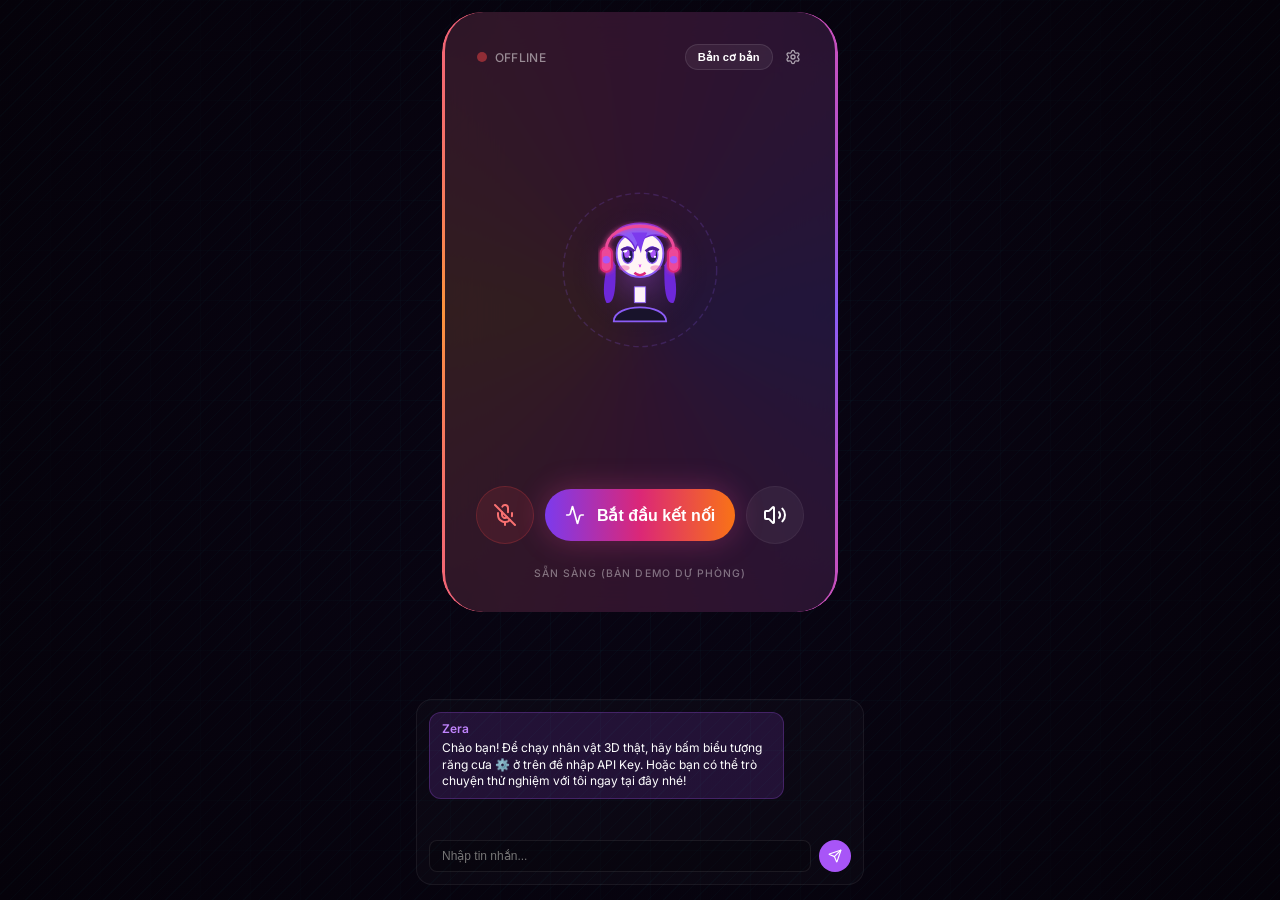
<file: assistant-app/index.html>
<!doctype html>
<html lang="en">
  <head>
    <meta charset="UTF-8" />
    <link rel="icon" type="image/svg+xml" href="./favicon.svg" />
    <meta name="viewport" content="width=device-width, initial-scale=1.0" />
    <title>Waifu AI Chat Template</title>
    <script type="module" crossorigin src="./assets/index-Gqn7oZoQ.js"></script>
    <link rel="stylesheet" crossorigin href="./assets/index-l2Xh5olx.css">
  </head>
  <body>
    <div id="root"></div>
  </body>
</html>
</file>
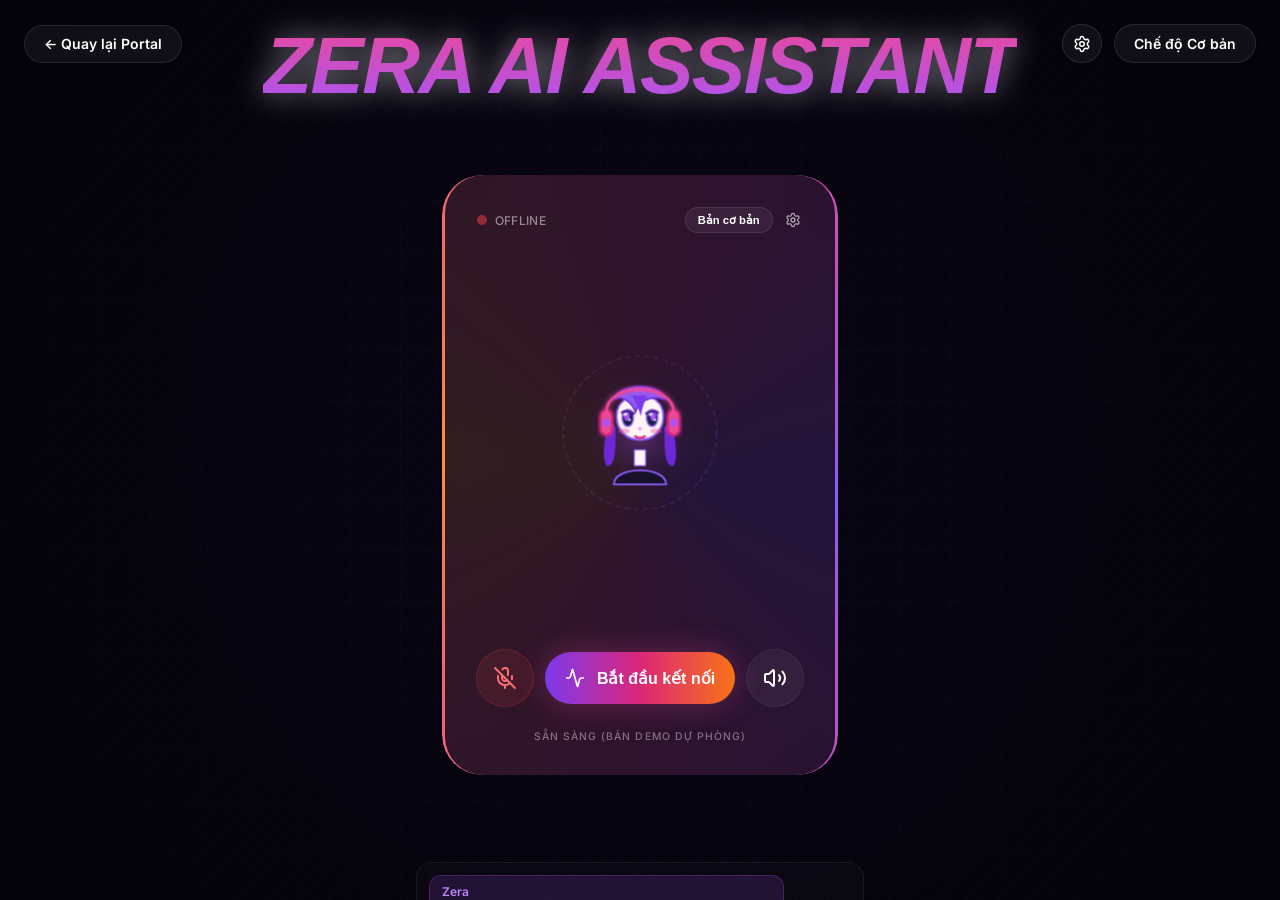
<file: assistant.html>
<!DOCTYPE html>
<html lang="vi">
<head>
  <meta charset="UTF-8" />
  <meta http-equiv="refresh" content="0; url=assistant-app/index.html" />
  <meta name="viewport" content="width=device-width, initial-scale=1.0" />
  <title>Zera AI Assistant</title>
  <style>
    html,
    body {
      margin: 0;
      min-height: 100%;
      background: #090514;
      color: #fff;
      font-family: Inter, Arial, sans-serif;
    }

    .fallback {
      min-height: 100vh;
      display: grid;
      place-items: center;
      text-align: center;
      padding: 24px;
    }

    a {
      color: #ec4899;
      font-weight: 700;
    }
  </style>
</head>
<body>
  <div class="fallback">
    <p>Dang mo tro li AI... <a href="assistant-app/index.html">Bam vao day neu trinh duyet khong tu chuyen.</a></p>
  </div>
</body>
</html>
</file>
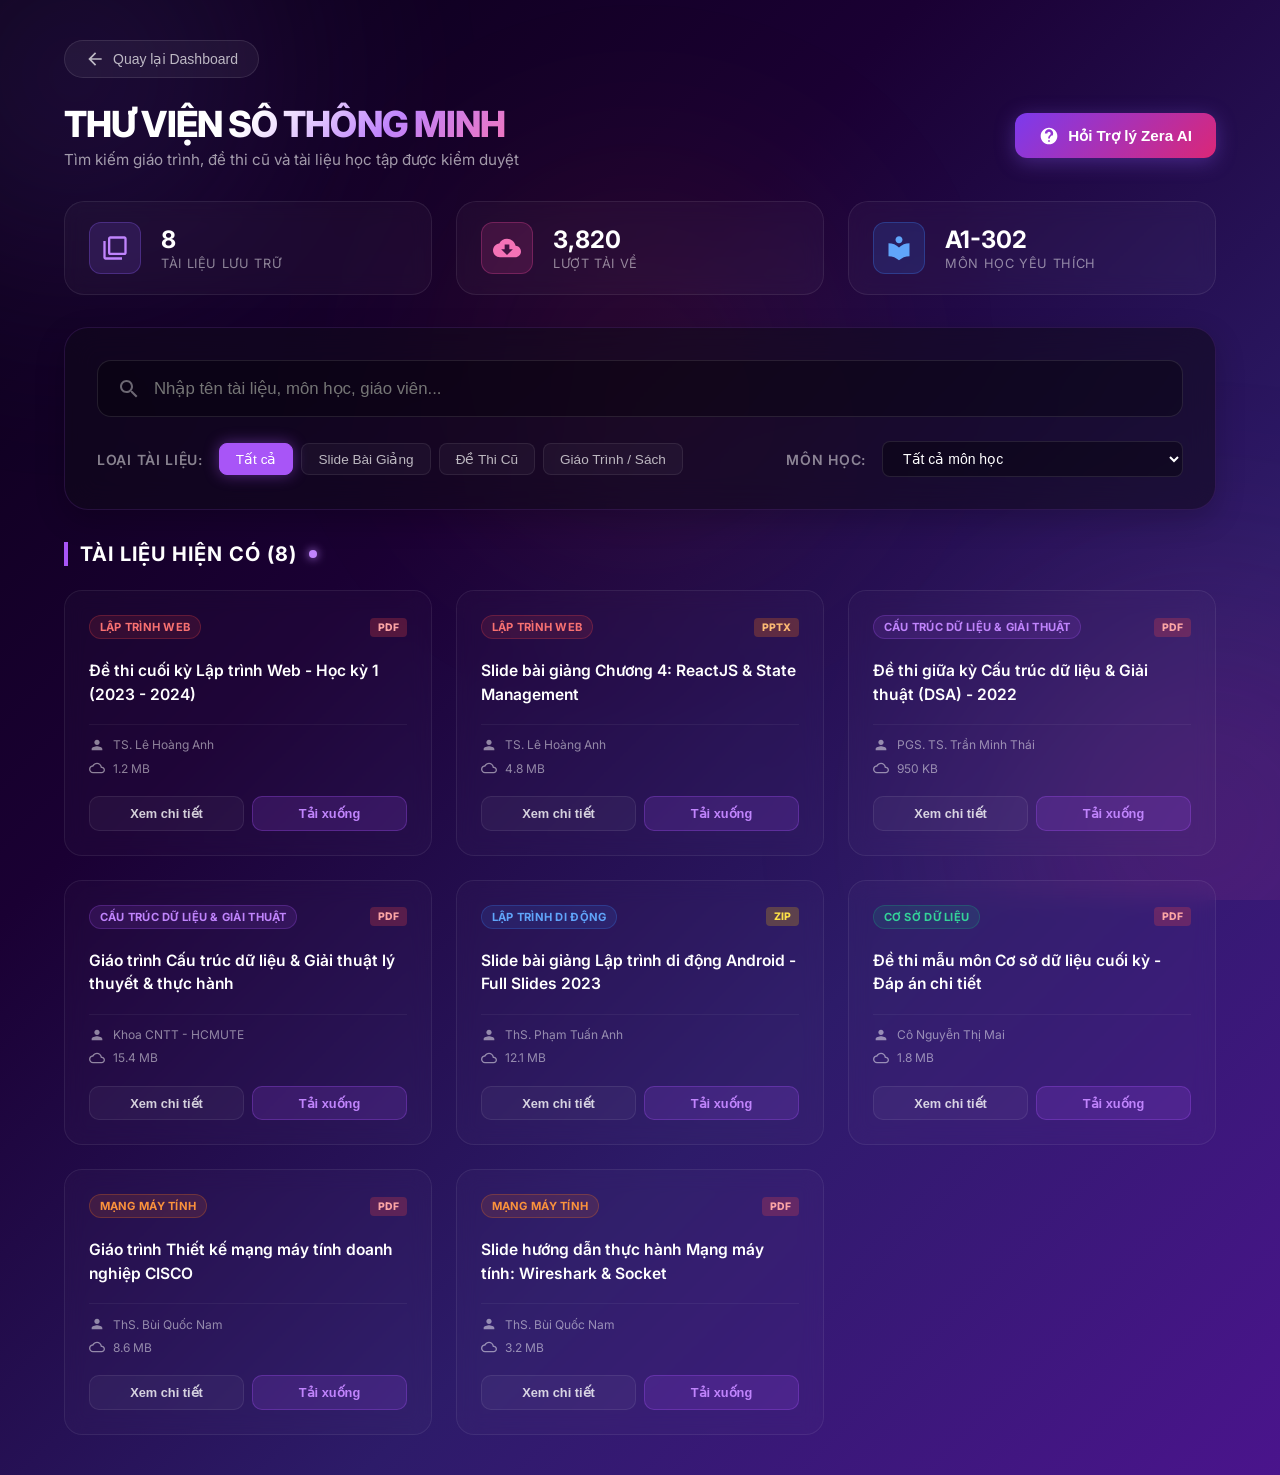
<file: documents.html>
<!DOCTYPE html>
<html lang="en">
<head>
  <meta charset="UTF-8" />
  <meta http-equiv="X-UA-Compatible" content="IE=edge" />
  <meta name="viewport" content="width=device-width, initial-scale=1.0" />
  <title>Thư Viện Số - Digital Library</title>
  <link href="https://fonts.googleapis.com/css2?family=Inter:wght@400;500;600;700;800&display=swap" rel="stylesheet" />
  <link rel="stylesheet" href="documents.css" />
</head>
<body>
  <!-- Ambient Background Glows -->
  <div class="glow-bg">
    <div class="glow-sphere sphere-1"></div>
    <div class="glow-sphere sphere-2"></div>
    <div class="glow-sphere sphere-3"></div>
  </div>

  <div class="library-container">
    <!-- Header -->
    <header class="library-header">
      <button class="back-btn" onclick="location.href='home.html'">
        <svg viewBox="0 0 24 24"><path d="M20 11H7.83l5.59-5.59L12 4l-8 8 8 8 1.41-1.41L7.83 13H20v-2z"/></svg>
        <span>Quay lại Dashboard</span>
      </button>

      <div class="header-main">
        <div class="title-area">
          <h1>THƯ VIỆN SỐ THÔNG MINH</h1>
          <p>Tìm kiếm giáo trình, đề thi cũ và tài liệu học tập được kiểm duyệt</p>
        </div>
        <button class="ask-ai-btn" onclick="location.href='assistant.html'">
          <svg viewBox="0 0 24 24"><path d="M12 2C6.48 2 2 6.48 2 12s4.48 10 10 10 10-4.48 10-10S17.52 2 12 2zm1 17h-2v-2h2v2zm2.07-7.75l-.9.92C13.45 12.9 13 13.5 13 15h-2v-.5c0-1.1.45-2.1 1.17-2.83l1.24-1.26c.37-.36.59-.86.59-1.41 0-1.1-.9-2-2-2s-2 .9-2 2H7c0-2.76 2.24-5 5-5s5 2.24 5 5c0 1.04-.42 1.99-1.07 2.75z"/></svg>
          <span>Hỏi Trợ lý Zera AI</span>
        </button>
      </div>
    </header>

    <!-- Stats Dashboard Row -->
    <section class="stats-row">
      <div class="stat-card">
        <div class="stat-icon purple-glow">
          <svg viewBox="0 0 24 24"><path d="M4 6H2v14c0 1.1.9 2 2 2h14v-2H4V6zm16-4H8c-1.1 0-2 .9-2 2v12c0 1.1.9 2 2 2h12c1.1 0 2-.9 2-2V4c0-1.1-.9-2-2-2zm0 14H8V4h12v12z"/></svg>
        </div>
        <div class="stat-info">
          <span class="stat-val" id="totalDocsCount">120+</span>
          <span class="stat-lbl">Tài liệu lưu trữ</span>
        </div>
      </div>
      <div class="stat-card">
        <div class="stat-icon pink-glow">
          <svg viewBox="0 0 24 24"><path d="M19.35 10.04C18.67 6.59 15.64 4 12 4 9.11 4 6.6 5.64 5.35 8.04 2.34 8.36 0 10.91 0 14c0 3.31 2.69 6 6 6h13c2.76 0 5-2.24 5-5 0-2.64-2.05-4.78-4.65-4.96zM17 13l-5 5-5-5h3V9h4v4h3z"/></svg>
        </div>
        <div class="stat-info">
          <span class="stat-val">3,820</span>
          <span class="stat-lbl">Lượt tải về</span>
        </div>
      </div>
      <div class="stat-card">
        <div class="stat-icon blue-glow">
          <svg viewBox="0 0 24 24"><path d="M12 11.55C9.64 9.35 6.48 8 3 8v11c3.48 0 6.64 1.35 9 3.55 2.36-2.2 5.52-3.55 9-3.55V8c-3.48 0-6.64 1.35-9 3.55zM12 2c1.66 0 3 1.34 3 3s-1.34 3-3 3-3-1.34-3-3 1.34-3 3-3z"/></svg>
        </div>
        <div class="stat-info">
          <span class="stat-val">A1-302</span>
          <span class="stat-lbl">Môn học yêu thích</span>
        </div>
      </div>
    </section>

    <!-- Search and Filters Panel -->
    <section class="search-panel">
      <div class="search-input-wrapper">
        <svg viewBox="0 0 24 24" class="search-icon"><path d="M15.5 14h-.79l-.28-.27C15.41 12.59 16 11.11 16 9.5 16 5.91 13.09 3 9.5 3S3 5.91 3 9.5 5.91 16 9.5 16c1.61 0 3.09-.59 4.23-1.57l.27.28v.79l5 4.99L20.49 19l-4.99-5zm-6 0C7.01 14 5 11.99 5 9.5S7.01 5 9.5 5 14 7.01 14 9.5 11.99 14 9.5 14z"/></svg>
        <input type="text" id="searchInput" placeholder="Nhập tên tài liệu, môn học, giáo viên..." autocomplete="off" />
        <button class="clear-search-btn" id="clearSearchBtn" style="display: none;">&times;</button>
      </div>

      <div class="filters-wrapper">
        <!-- Type Filter Buttons -->
        <div class="filter-group">
          <span class="filter-label">Loại tài liệu:</span>
          <div class="filter-options" id="typeFilters">
            <button class="filter-opt active" data-type="all">Tất cả</button>
            <button class="filter-opt" data-type="slide">Slide Bài Giảng</button>
            <button class="filter-opt" data-type="exam">Đề Thi Cũ</button>
            <button class="filter-opt" data-type="book">Giáo Trình / Sách</button>
          </div>
        </div>

        <!-- Subject Select Filter -->
        <div class="filter-group select-group">
          <span class="filter-label">Môn học:</span>
          <select id="subjectSelect">
            <option value="all">Tất cả môn học</option>
            <option value="web">Lập Trình Web (Web Dev)</option>
            <option value="android">Lập Trình Di Động (Android)</option>
            <option value="dsa">Cấu Trúc Dữ Liệu & Giải Thuật (DSA)</option>
            <option value="db">Cơ Sở Dữ Liệu (Database)</option>
            <option value="network">Mạng Máy Tính (Computer Network)</option>
          </select>
        </div>
      </div>
    </section>

    <!-- Grid Container -->
    <main class="documents-section">
      <div class="section-title">
        <h2>TÀI LIỆU HIỆN CÓ (<span id="resultsCount">0</span>)</h2>
        <span class="pulse-indicator"></span>
      </div>

      <!-- Grid of Document Cards -->
      <div class="documents-grid" id="documentsGrid">
        <!-- Injected via JavaScript -->
      </div>

      <!-- No Results State -->
      <div class="no-results" id="noResultsState" style="display: none;">
        <div class="no-results-icon">
          <svg viewBox="0 0 24 24"><path d="M12 2C6.48 2 2 6.48 2 12s4.48 10 10 10 10-4.48 10-10S17.52 2 12 2zm1 15h-2v-6h2v6zm0-8h-2V7h2v2z"/></svg>
        </div>
        <h3>Không tìm thấy tài liệu phù hợp</h3>
        <p>Thử tìm kiếm với từ khóa khác hoặc lọc theo bộ môn khác.</p>
        <button class="ask-ai-fallback-btn" onclick="location.href='assistant.html'">
          Hỏi Zera AI tìm tài liệu giúp bạn
        </button>
      </div>
    </main>
  </div>

  <!-- Document Preview Modal Overlay -->
  <div class="preview-modal-overlay" id="previewModal">
    <div class="preview-card">
      <button class="close-modal-btn" id="closeModalBtn">&times;</button>
      <div class="modal-body">
        <div class="modal-left">
          <div class="preview-doc-icon" id="modalDocIcon">PDF</div>
          <div class="preview-doc-details">
            <span class="preview-tag" id="modalTag">MÔN HỌC</span>
            <h2 id="modalTitle">Tên tài liệu mẫu</h2>
            <p class="instructor">Giảng viên: <strong id="modalInstructor">ThS. Nguyễn Văn A</strong></p>
            <div class="meta-grid">
              <div>
                <span>Dung lượng</span>
                <strong id="modalSize">2.4 MB</strong>
              </div>
              <div>
                <span>Định dạng</span>
                <strong id="modalFormat">PDF File</strong>
              </div>
              <div>
                <span>Năm học</span>
                <strong id="modalYear">2024</strong>
              </div>
              <div>
                <span>Lượt tải</span>
                <strong id="modalDownloads">124</strong>
              </div>
            </div>
          </div>
        </div>

        <div class="modal-right">
          <h3>TÓM TẮT TÀI LIỆU (AI GENERATED)</h3>
          <p class="summary-text" id="modalSummary">
            Tài liệu này bao gồm lý thuyết trọng tâm kèm các bài tập thực hành chi tiết. Rất thích hợp cho việc ôn thi cuối kỳ và củng cố kiến thức nền tảng.
          </p>
          <div class="action-buttons">
            <button class="download-confirm-btn" id="downloadConfirmBtn">
              <svg viewBox="0 0 24 24"><path d="M19.35 10.04C18.67 6.59 15.64 4 12 4 9.11 4 6.6 5.64 5.35 8.04 2.34 8.36 0 10.91 0 14c0 3.31 2.69 6 6 6h13c2.76 0 5-2.24 5-5 0-2.64-2.05-4.78-4.65-4.96zM17 13l-5 5-5-5h3V9h4v4h3z"/></svg>
              <span>Tải xuống ngay</span>
            </button>
          </div>
        </div>
      </div>
    </div>
  </div>

  <script>
    // Document Database
    const documentsDb = [
      {
        id: 1,
        title: "Đề thi cuối kỳ Lập trình Web - Học kỳ 1 (2023 - 2024)",
        type: "exam",
        typeText: "Đề Thi Cũ",
        subject: "web",
        subjectName: "Lập Trình Web",
        instructor: "TS. Lê Hoàng Anh",
        size: "1.2 MB",
        format: "PDF",
        year: "2023",
        downloads: 342,
        summary: "Đề thi gồm 2 phần: Lý thuyết trắc nghiệm (3 điểm) về HTTP protocol, DOM, CSS Grid/Flexbox và phần Thực hành viết ứng dụng Single Page App bằng Vanilla JS kết nối API (7 điểm)."
      },
      {
        id: 2,
        title: "Slide bài giảng Chương 4: ReactJS & State Management",
        type: "slide",
        typeText: "Slide Bài Giảng",
        subject: "web",
        subjectName: "Lập Trình Web",
        instructor: "TS. Lê Hoàng Anh",
        size: "4.8 MB",
        format: "PPTX",
        year: "2024",
        downloads: 512,
        summary: "Bài giảng chi tiết về cơ chế Virtual DOM của React, cách dùng Hook cơ bản (useState, useEffect, useContext), vòng đời component và quản lý state tập trung."
      },
      {
        id: 3,
        title: "Đề thi giữa kỳ Cấu trúc dữ liệu & Giải thuật (DSA) - 2022",
        type: "exam",
        typeText: "Đề Thi Cũ",
        subject: "dsa",
        subjectName: "Cấu Trúc Dữ Liệu & Giải Thuật",
        instructor: "PGS. TS. Trần Minh Thái",
        size: "950 KB",
        format: "PDF",
        year: "2022",
        downloads: 219,
        summary: "Đề thi kiểm tra kiến thức về Độ phức tạp thuật toán (Big O), cấu trúc danh sách liên kết đơn/kép, hàng đợi, ngăn xếp và các thuật toán sắp xếp cơ bản (QuickSort, MergeSort)."
      },
      {
        id: 4,
        title: "Giáo trình Cấu trúc dữ liệu & Giải thuật lý thuyết & thực hành",
        type: "book",
        typeText: "Giáo Trình",
        subject: "dsa",
        subjectName: "Cấu Trúc Dữ Liệu & Giải Thuật",
        instructor: "Khoa CNTT - HCMUTE",
        size: "15.4 MB",
        format: "PDF",
        year: "2021",
        downloads: 810,
        summary: "Sách giáo trình chuẩn của khoa CNTT, cung cấp lý thuyết chi tiết kết hợp mã nguồn thực hành minh họa bằng ngôn ngữ C++ và Java."
      },
      {
        id: 5,
        title: "Slide bài giảng Lập trình di động Android - Full Slides 2023",
        type: "slide",
        typeText: "Slide Bài Giảng",
        subject: "android",
        subjectName: "Lập Trình Di Động",
        instructor: "ThS. Phạm Tuấn Anh",
        size: "12.1 MB",
        format: "ZIP",
        year: "2023",
        downloads: 405,
        summary: "Trọn bộ 8 chương bài giảng Android, từ cấu trúc Activity/Fragment, thiết kế giao diện XML, Jetpack Compose, làm việc với database Room và Retrofit API Client."
      },
      {
        id: 6,
        title: "Đề thi mẫu môn Cơ sở dữ liệu cuối kỳ - Đáp án chi tiết",
        type: "exam",
        typeText: "Đề Thi Cũ",
        subject: "db",
        subjectName: "Cơ Sở Dữ Liệu",
        instructor: "Cô Nguyễn Thị Mai",
        size: "1.8 MB",
        format: "PDF",
        year: "2024",
        downloads: 620,
        summary: "Đề thi kèm đáp án giải chi tiết từng bước cho phần vẽ sơ đồ thực thể mối quan hệ ERD, chuyển đổi sang mô hình quan hệ, chuẩn hóa dạng 1NF, 2NF, 3NF và viết các câu truy vấn SQL."
      },
      {
        id: 7,
        title: "Giáo trình Thiết kế mạng máy tính doanh nghiệp CISCO",
        type: "book",
        typeText: "Giáo Trình",
        subject: "network",
        subjectName: "Mạng Máy Tính",
        instructor: "ThS. Bùi Quốc Nam",
        size: "8.6 MB",
        format: "PDF",
        year: "2022",
        downloads: 189,
        summary: "Sách chuyên khảo về thiết kế hạ tầng mạng LAN/WAN, chia subnet, cấu hình định tuyến động OSPF, EIGRP, bảo mật mạng với ACL và NAT trên thiết bị mạng Cisco."
      },
      {
        id: 8,
        title: "Slide hướng dẫn thực hành Mạng máy tính: Wireshark & Socket",
        type: "slide",
        typeText: "Slide Bài Giảng",
        subject: "network",
        subjectName: "Mạng Máy Tính",
        instructor: "ThS. Bùi Quốc Nam",
        size: "3.2 MB",
        format: "PDF",
        year: "2023",
        downloads: 295,
        summary: "Hướng dẫn thực hành phân tích các gói tin HTTP, TCP, UDP bằng công cụ Wireshark và bài tập lập trình Socket TCP/IP Client-Server cơ bản bằng Python."
      }
    ];

    // DOM Elements
    const searchInput = document.getElementById('searchInput');
    const clearSearchBtn = document.getElementById('clearSearchBtn');
    const typeFilters = document.getElementById('typeFilters');
    const subjectSelect = document.getElementById('subjectSelect');
    const documentsGrid = document.getElementById('documentsGrid');
    const resultsCount = document.getElementById('resultsCount');
    const totalDocsCount = document.getElementById('totalDocsCount');
    const noResultsState = document.getElementById('noResultsState');

    // Modal Elements
    const previewModal = document.getElementById('previewModal');
    const closeModalBtn = document.getElementById('closeModalBtn');
    const modalDocIcon = document.getElementById('modalDocIcon');
    const modalTag = document.getElementById('modalTag');
    const modalTitle = document.getElementById('modalTitle');
    const modalInstructor = document.getElementById('modalInstructor');
    const modalSize = document.getElementById('modalSize');
    const modalFormat = document.getElementById('modalFormat');
    const modalYear = document.getElementById('modalYear');
    const modalDownloads = document.getElementById('modalDownloads');
    const modalSummary = document.getElementById('modalSummary');
    const downloadConfirmBtn = document.getElementById('downloadConfirmBtn');

    let currentFilters = {
      searchQuery: "",
      type: "all",
      subject: "all"
    };

    // Initialize Page
    function init() {
      // Merge custom documents from Search Scraper in localStorage
      try {
        const customDocs = JSON.parse(localStorage.getItem('customDocuments')) || [];
        customDocs.forEach(customDoc => {
          if (!documentsDb.some(d => d.id === customDoc.id || d.title === customDoc.title)) {
            documentsDb.unshift(customDoc);
          }
        });
      } catch (e) {
        console.error("Error loading custom documents:", e);
      }

      totalDocsCount.textContent = documentsDb.length;
      renderDocuments();
    }

    // Render Database Items
    function renderDocuments() {
      const filtered = documentsDb.filter(doc => {
        const matchesSearch = doc.title.toLowerCase().includes(currentFilters.searchQuery.toLowerCase()) || 
                              doc.instructor.toLowerCase().includes(currentFilters.searchQuery.toLowerCase()) ||
                              doc.subjectName.toLowerCase().includes(currentFilters.searchQuery.toLowerCase());
        const matchesType = currentFilters.type === 'all' || doc.type === currentFilters.type;
        const matchesSubject = currentFilters.subject === 'all' || doc.subject === currentFilters.subject;
        return matchesSearch && matchesType && matchesSubject;
      });

      // Update Result Count
      resultsCount.textContent = filtered.length;

      // Clean Grid
      documentsGrid.innerHTML = "";

      if (filtered.length === 0) {
        noResultsState.style.display = "flex";
        documentsGrid.style.display = "none";
      } else {
        noResultsState.style.display = "none";
        documentsGrid.style.display = "grid";

        filtered.forEach(doc => {
          const card = document.createElement('div');
          card.className = "document-card";
          card.innerHTML = `
            <div class="card-top">
              <span class="subject-badge subject-${doc.subject}">${doc.subjectName}</span>
              <span class="file-format-badge format-${doc.format.toLowerCase()}">${doc.format}</span>
            </div>
            <h3 class="doc-title">${doc.title}</h3>
            <div class="doc-metadata">
              <div class="meta-item">
                <svg viewBox="0 0 24 24"><path d="M12 12c2.21 0 4-1.79 4-4s-1.79-4-4-4-4 1.79-4 4 1.79 4 4 4zm0 2c-2.67 0-8 1.34-8 4v2h16v-2c0-2.66-5.33-4-8-4z"/></svg>
                <span>${doc.instructor}</span>
              </div>
              <div class="meta-item">
                <svg viewBox="0 0 24 24"><path d="M19.35 10.04C18.67 6.59 15.64 4 12 4 9.11 4 6.6 5.64 5.35 8.04 2.34 8.36 0 10.91 0 14c0 3.31 2.69 6 6 6h13c2.76 0 5-2.24 5-5 0-2.64-2.05-4.78-4.65-4.96zM19 18H6c-2.21 0-4-1.79-4-4 0-2.05 1.53-3.76 3.56-3.97l1.07-.11.5-.95C8.08 7.14 9.94 6 12 6c2.62 0 4.88 1.86 5.39 4.43l.3 1.5 1.53.11c1.56.1 2.78 1.41 2.78 2.96 0 1.65-1.35 3-3 3z"/></svg>
                <span>${doc.size}</span>
              </div>
            </div>
            <div class="card-actions">
              <button class="action-btn preview" onclick="openPreview(${doc.id})">Xem chi tiết</button>
              <button class="action-btn download" onclick="handleDownload(${doc.id})">Tải xuống</button>
            </div>
          `;
          documentsGrid.appendChild(card);
        });
      }
    }

    // Search events
    searchInput.addEventListener('input', (e) => {
      currentFilters.searchQuery = e.target.value;
      clearSearchBtn.style.display = e.target.value ? 'block' : 'none';
      renderDocuments();
    });

    clearSearchBtn.addEventListener('click', () => {
      searchInput.value = "";
      currentFilters.searchQuery = "";
      clearSearchBtn.style.display = 'none';
      renderDocuments();
      searchInput.focus();
    });

    // Type Filter buttons
    typeFilters.addEventListener('click', (e) => {
      if (e.target.classList.contains('filter-opt')) {
        document.querySelectorAll('#typeFilters .filter-opt').forEach(opt => opt.classList.remove('active'));
        e.target.classList.add('active');
        currentFilters.type = e.target.getAttribute('data-type');
        renderDocuments();
      }
    });

    // Subject dropdown selection
    subjectSelect.addEventListener('change', (e) => {
      currentFilters.subject = e.target.value;
      renderDocuments();
    });

    // Open Summary Preview Modal
    window.openPreview = function(id) {
      const doc = documentsDb.find(d => d.id === id);
      if (!doc) return;

      modalTitle.textContent = doc.title;
      modalTag.textContent = doc.subjectName.toUpperCase();
      modalTag.className = `preview-tag subject-${doc.subject}`;
      modalInstructor.textContent = doc.instructor;
      modalSize.textContent = doc.size;
      modalFormat.textContent = `${doc.format} File`;
      modalYear.textContent = doc.year;
      modalDownloads.textContent = doc.downloads;
      modalSummary.textContent = doc.summary;
      modalDocIcon.textContent = doc.format;
      modalDocIcon.className = `preview-doc-icon format-${doc.format.toLowerCase()}`;

      // Download button setup
      downloadConfirmBtn.onclick = () => {
        handleDownload(doc.id);
        closePreview();
      };

      previewModal.classList.add('active');
      document.body.style.overflow = 'hidden';
    };

    function closePreview() {
      previewModal.classList.remove('active');
      document.body.style.overflow = 'auto';
    }

    closeModalBtn.addEventListener('click', closePreview);
    previewModal.addEventListener('click', (e) => {
      if (e.target === previewModal) closePreview();
    });

    // Mock Download Action
    window.handleDownload = function(id) {
      const doc = documentsDb.find(d => d.id === id);
      if (!doc) return;

      // Increment local download count visual
      doc.downloads++;
      renderDocuments();

      // Create dummy file download simulation
      const element = document.createElement('a');
      const fileContent = `Mô phỏng tài liệu học tập của môn ${doc.subjectName}.\nTên file: ${doc.title}\nGiảng viên: ${doc.instructor}\nTải bởi: Cổng Thông Tin Sinh Viên.`;
      const file = new Blob([fileContent], {type: 'text/plain'});
      element.href = URL.createObjectURL(file);
      element.download = `${doc.title.replace(/\s+/g, '_')}.txt`;
      document.body.appendChild(element);
      element.click();
      document.body.removeChild(element);
    };

    // Run on start
    init();
  </script>
</body>
</html>
</file>
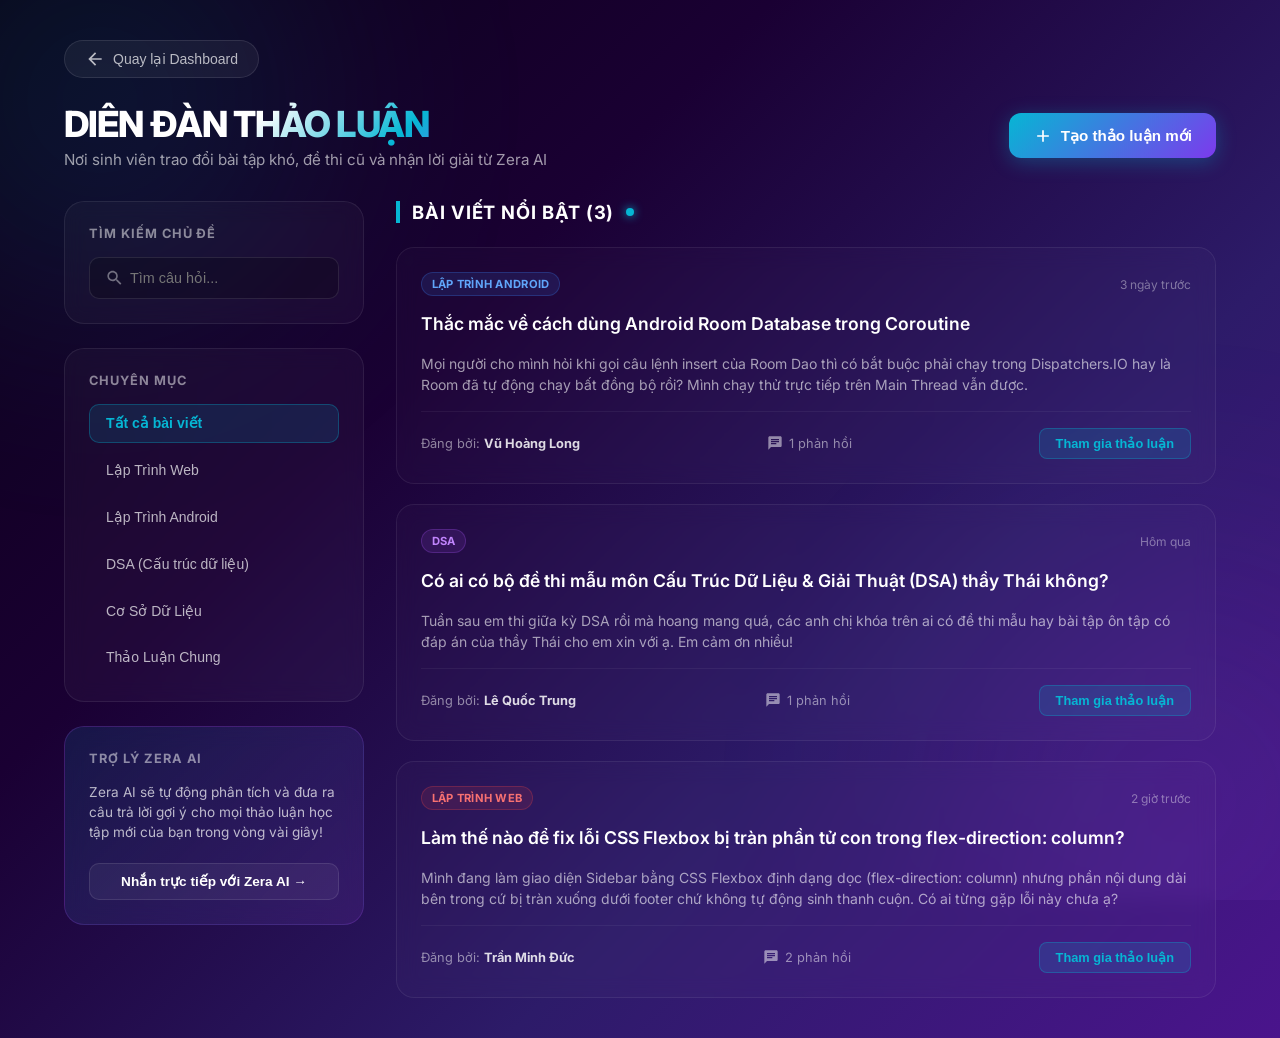
<file: forum.html>
<!DOCTYPE html>
<html lang="en">
<head>
  <meta charset="UTF-8" />
  <meta http-equiv="X-UA-Compatible" content="IE=edge" />
  <meta name="viewport" content="width=device-width, initial-scale=1.0" />
  <title>Diễn Đàn Học Tập - Student Q&A Forum</title>
  <link href="https://fonts.googleapis.com/css2?family=Inter:wght@400;500;600;700;800&display=swap" rel="stylesheet" />
  <link rel="stylesheet" href="forum.css" />
</head>
<body>
  <!-- Ambient Background Glows -->
  <div class="glow-bg">
    <div class="glow-sphere sphere-1"></div>
    <div class="glow-sphere sphere-2"></div>
  </div>

  <div class="forum-container">
    <!-- Header -->
    <header class="forum-header">
      <button class="back-btn" onclick="location.href='home.html'">
        <svg viewBox="0 0 24 24"><path d="M20 11H7.83l5.59-5.59L12 4l-8 8 8 8 1.41-1.41L7.83 13H20v-2z"/></svg>
        <span>Quay lại Dashboard</span>
      </button>

      <div class="header-main">
        <div class="title-area">
          <h1>DIỄN ĐÀN THẢO LUẬN</h1>
          <p>Nơi sinh viên trao đổi bài tập khó, đề thi cũ và nhận lời giải từ Zera AI</p>
        </div>
        <button class="new-thread-btn" id="openCreateBtn">
          <svg viewBox="0 0 24 24"><path d="M19 13h-6v6h-2v-6H5v-2h6V5h2v6h6v2z"/></svg>
          <span>Tạo thảo luận mới</span>
        </button>
      </div>
    </header>

    <!-- Main Content Layout -->
    <div class="main-layout">
      <!-- Left sidebar: Search and Categories -->
      <aside class="sidebar">
        <!-- Search -->
        <div class="sidebar-card">
          <h3>TÌM KIẾM CHỦ ĐỀ</h3>
          <div class="search-box">
            <svg viewBox="0 0 24 24"><path d="M15.5 14h-.79l-.28-.27C15.41 12.59 16 11.11 16 9.5 16 5.91 13.09 3 9.5 3S3 5.91 3 9.5 5.91 16 9.5 16c1.61 0 3.09-.59 4.23-1.57l.27.28v.79l5 4.99L20.49 19l-4.99-5zm-6 0C7.01 14 5 11.99 5 9.5S7.01 5 9.5 5 14 7.01 14 9.5 11.99 14 9.5 14z"/></svg>
            <input type="text" id="forumSearch" placeholder="Tìm câu hỏi..." autocomplete="off" />
          </div>
        </div>

        <!-- Categories -->
        <div class="sidebar-card">
          <h3>CHUYÊN MỤC</h3>
          <div class="category-list" id="categoryFilters">
            <button class="category-item active" data-tag="all">Tất cả bài viết</button>
            <button class="category-item" data-tag="web">Lập Trình Web</button>
            <button class="category-item" data-tag="android">Lập Trình Android</button>
            <button class="category-item" data-tag="dsa">DSA (Cấu trúc dữ liệu)</button>
            <button class="category-item" data-tag="db">Cơ Sở Dữ Liệu</button>
            <button class="category-item" data-tag="general">Thảo Luận Chung</button>
          </div>
        </div>

        <!-- Stats Card -->
        <div class="sidebar-card info-card">
          <h3>TRỢ LÝ ZERA AI</h3>
          <p>Zera AI sẽ tự động phân tích và đưa ra câu trả lời gợi ý cho mọi thảo luận học tập mới của bạn trong vòng vài giây!</p>
          <button class="chat-ai-link-btn" onclick="location.href='assistant.html'">Nhắn trực tiếp với Zera AI →</button>
        </div>
      </aside>

      <!-- Center column: Thread list -->
      <main class="thread-area">
        <div class="thread-area-header">
          <h2>BÀI VIẾT NỔI BẬT (<span id="threadCount">0</span>)</h2>
          <span class="active-pulse"></span>
        </div>

        <div class="threads-list" id="threadsContainer">
          <!-- Injected dynamically -->
        </div>

        <div class="no-threads" id="noThreadsState" style="display: none;">
          <svg viewBox="0 0 24 24"><path d="M20 2H4c-1.1 0-1.99.9-1.99 2L2 22l4-4h14c1.1 0 2-.9 2-2V4c0-1.1-.9-2-2-2zM6 9h12v2H6V9zm8 5H6v-2h8v2zm4-6H6V6h12v2z"/></svg>
          <h3>Chưa có câu hỏi nào trong chuyên mục này</h3>
          <p>Hãy là người đầu tiên tạo thảo luận mới!</p>
        </div>
      </main>
    </div>
  </div>

  <!-- Create Thread Modal Dialog -->
  <div class="modal-overlay" id="createModal">
    <div class="modal-card">
      <button class="modal-close" id="closeCreateBtn">&times;</button>
      <h2>TẠO CHỦ ĐỀ THẢO LUẬN MỚI</h2>
      <form id="createThreadForm" class="modal-form">
        <div class="form-group">
          <label for="threadTitle">Tiêu đề câu hỏi</label>
          <input type="text" id="threadTitle" placeholder="Ví dụ: Làm sao viết câu lệnh JOIN SQL để gộp 3 bảng?" required />
        </div>

        <div class="form-row">
          <div class="form-group">
            <label for="threadTag">Chuyên mục</label>
            <select id="threadTag" required>
              <option value="web">Lập Trình Web</option>
              <option value="android">Lập Trình Android</option>
              <option value="dsa">DSA (Cấu trúc dữ liệu)</option>
              <option value="db">Cơ Sở Dữ Liệu</option>
              <option value="general">Thảo Luận Chung</option>
            </select>
          </div>
          <div class="form-group">
            <label for="threadAuthor">Tên của bạn</label>
            <input type="text" id="threadAuthor" placeholder="Ví dụ: Nguyễn Văn A" required value="Sinh viên ẩn danh" />
          </div>
        </div>

        <div class="form-group">
          <label for="threadContent">Nội dung chi tiết câu hỏi</label>
          <textarea id="threadContent" rows="6" placeholder="Mô tả cụ thể bài tập khó hoặc thắc mắc của bạn..." required></textarea>
        </div>

        <button type="submit" class="submit-btn">Đăng thảo luận</button>
      </form>
    </div>
  </div>

  <!-- View Thread Details Modal Dialog -->
  <div class="modal-overlay" id="viewModal">
    <div class="thread-detail-card">
      <button class="modal-close" id="closeViewBtn">&times;</button>
      
      <!-- Thread Header -->
      <div class="detail-header">
        <span class="subject-badge" id="detailTag">MÔN HỌC</span>
        <h2 id="detailTitle">Tiêu đề câu hỏi chi tiết</h2>
        <div class="detail-meta">
          Đăng bởi: <strong id="detailAuthor">Nguyễn Văn A</strong> &bull; <span id="detailDate">Hôm nay</span>
        </div>
      </div>

      <!-- Thread Body -->
      <div class="detail-body">
        <p id="detailContent">Nội dung chi tiết của câu hỏi sẽ hiển thị ở đây...</p>
      </div>

      <!-- Comments Section -->
      <div class="comments-section">
        <h3>PHẢN HỒI (<span id="commentCount">0</span>)</h3>
        
        <div class="comments-list" id="commentsContainer">
          <!-- Injected dynamically -->
        </div>

        <!-- Add Reply Form -->
        <div class="reply-box">
          <h4>Viết câu trả lời của bạn</h4>
          <div class="reply-textarea-wrapper">
            <textarea id="replyTextInput" rows="3" placeholder="Chia sẻ lời giải hoặc đóng góp ý kiến của bạn..."></textarea>
            <button class="post-reply-btn" id="postReplyBtn">Gửi</button>
          </div>
        </div>
      </div>
    </div>
  </div>

  <script>
    // Forum Mock Database
    let threadsDb = [
      {
        id: 1,
        title: "Làm thế nào để fix lỗi CSS Flexbox bị tràn phần tử con trong flex-direction: column?",
        tag: "web",
        tagName: "Lập Trình Web",
        author: "Trần Minh Đức",
        date: "2 giờ trước",
        content: "Mình đang làm giao diện Sidebar bằng CSS Flexbox định dạng dọc (flex-direction: column) nhưng phần nội dung dài bên trong cứ bị tràn xuống dưới footer chứ không tự động sinh thanh cuộn. Có ai từng gặp lỗi này chưa ạ?",
        replies: [
          {
            author: "Nguyễn Hải Yến",
            date: "1 giờ trước",
            content: "Bạn thử thêm `min-height: 0` hoặc `overflow-y: auto` vào chính phần tử con có chứa nội dung dài ấy nhé. Mặc định flexbox đặt min-height là auto nên nó sẽ giãn vô tận để vừa khít nội dung thay vì kích hoạt thanh cuộn.",
            isAi: false
          },
          {
            author: "Zera AI (Trợ lý)",
            date: "55 phút trước",
            content: "Chào Đức! Lỗi tràn khung trong Flex-direction: column rất phổ biến. Hãy thực hiện theo 2 bước sau:\n1. Gán `overflow: hidden;` cho thẻ cha chứa toàn bộ khối.\n2. Gán `flex: 1; min-height: 0; overflow-y: auto;` cho thẻ con chứa văn bản để kích hoạt thanh cuộn dọc. Chúc bạn sửa thành công!",
            isAi: true
          }
        ]
      },
      {
        id: 2,
        title: "Có ai có bộ đề thi mẫu môn Cấu Trúc Dữ Liệu & Giải Thuật (DSA) thầy Thái không?",
        tag: "dsa",
        tagName: "DSA",
        author: "Lê Quốc Trung",
        date: "Hôm qua",
        content: "Tuần sau em thi giữa kỳ DSA rồi mà hoang mang quá, các anh chị khóa trên ai có đề thi mẫu hay bài tập ôn tập có đáp án của thầy Thái cho em xin với ạ. Em cảm ơn nhiều!",
        replies: [
          {
            author: "Phạm Hồng Phước",
            date: "Hôm qua",
            content: "Em vào thẻ 'Thư Viện Số' trên portal nhé. Có bạn vừa tải lên file đề thi giữa kỳ năm 2022 của thầy Thái có đáp án chi tiết đó. Ôn kỹ phần Tree và Graph là qua dễ dàng thôi.",
            isAi: false
          }
        ]
      },
      {
        id: 3,
        title: "Thắc mắc về cách dùng Android Room Database trong Coroutine",
        tag: "android",
        tagName: "Lập Trình Android",
        author: "Vũ Hoàng Long",
        date: "3 ngày trước",
        content: "Mọi người cho mình hỏi khi gọi câu lệnh insert của Room Dao thì có bắt buộc phải chạy trong Dispatchers.IO hay là Room đã tự động chạy bất đồng bộ rồi? Mình chạy thử trực tiếp trên Main Thread vẫn được.",
        replies: [
          {
            author: "Zera AI (Trợ lý)",
            date: "3 ngày trước",
            content: "Chào bạn Long! Kể từ các phiên bản Room mới, nếu bạn định nghĩa hàm DAO bằng từ khóa `suspend` (ví dụ: `suspend fun insert(user: User)`), Room sẽ tự động chuyển luồng xử lý xuống worker thread dưới nền cho bạn mà bạn không cần bọc thủ công trong `withContext(Dispatchers.IO)`. Tuy nhiên, nếu không dùng `suspend`, bạn bắt buộc phải thực thi bất đồng bộ để tránh bị treo ANR.",
            isAi: true
          }
        ]
      }
    ];

    // DOM Elements
    const threadsContainer = document.getElementById('threadsContainer');
    const threadCount = document.getElementById('threadCount');
    const noThreadsState = document.getElementById('noThreadsState');
    const forumSearch = document.getElementById('forumSearch');
    const categoryFilters = document.getElementById('categoryFilters');

    // Modals
    const createModal = document.getElementById('createModal');
    const viewModal = document.getElementById('viewModal');
    const openCreateBtn = document.getElementById('openCreateBtn');
    const closeCreateBtn = document.getElementById('closeCreateBtn');
    const closeViewBtn = document.getElementById('closeViewBtn');

    // Form and input
    const createThreadForm = document.getElementById('createThreadForm');
    const replyTextInput = document.getElementById('replyTextInput');
    const postReplyBtn = document.getElementById('postReplyBtn');
    const commentsContainer = document.getElementById('commentsContainer');
    const commentCount = document.getElementById('commentCount');

    // Thread Details Modal Elements
    const detailTag = document.getElementById('detailTag');
    const detailTitle = document.getElementById('detailTitle');
    const detailAuthor = document.getElementById('detailAuthor');
    const detailDate = document.getElementById('detailDate');
    const detailContent = document.getElementById('detailContent');

    let currentFilters = {
      searchQuery: "",
      tag: "all"
    };

    let activeThreadId = null;

    // Init Page
    function init() {
      renderThreads();
    }

    // Render thread list
    function renderThreads() {
      const filtered = threadsDb.filter(t => {
        const matchesSearch = t.title.toLowerCase().includes(currentFilters.searchQuery.toLowerCase()) || 
                              t.author.toLowerCase().includes(currentFilters.searchQuery.toLowerCase()) ||
                              t.content.toLowerCase().includes(currentFilters.searchQuery.toLowerCase());
        const matchesTag = currentFilters.tag === 'all' || t.tag === currentFilters.tag;
        return matchesSearch && matchesTag;
      });

      // Update count
      threadCount.textContent = filtered.length;

      // Clean
      threadsContainer.innerHTML = "";

      if (filtered.length === 0) {
        noThreadsState.style.display = "flex";
        threadsContainer.style.display = "none";
      } else {
        noThreadsState.style.display = "none";
        threadsContainer.style.display = "flex";

        // Sort by ID descending (newest first)
        const sorted = [...filtered].sort((a, b) => b.id - a.id);

        sorted.forEach(t => {
          const card = document.createElement('div');
          card.className = "thread-card";
          card.innerHTML = `
            <div class="thread-card-top">
              <span class="subject-badge tag-${t.tag}">${t.tagName}</span>
              <span class="thread-card-date">${t.date}</span>
            </div>
            <h3 class="thread-card-title">${t.title}</h3>
            <p class="thread-card-desc">${t.content}</p>
            <div class="thread-card-bottom">
              <span class="author-info">Đăng bởi: <strong>${t.author}</strong></span>
              <div class="card-stats">
                <svg viewBox="0 0 24 24" class="reply-icon"><path d="M20 2H4c-1.1 0-1.99.9-1.99 2L2 22l4-4h14c1.1 0 2-.9 2-2V4c0-1.1-.9-2-2-2zM6 9h12v2H6V9zm8 5H6v-2h8v2zm4-6H6V6h12v2z"/></svg>
                <span>${t.replies.length} phản hồi</span>
              </div>
              <button class="view-btn" onclick="openThread(${t.id})">Tham gia thảo luận</button>
            </div>
          `;
          threadsContainer.appendChild(card);
        });
      }
    }

    // Filters
    forumSearch.addEventListener('input', (e) => {
      currentFilters.searchQuery = e.target.value;
      renderThreads();
    });

    categoryFilters.addEventListener('click', (e) => {
      if (e.target.classList.contains('category-item')) {
        document.querySelectorAll('#categoryFilters .category-item').forEach(item => item.classList.remove('active'));
        e.target.classList.add('active');
        currentFilters.tag = e.target.getAttribute('data-tag');
        renderThreads();
      }
    });

    // Modals open/close
    openCreateBtn.addEventListener('click', () => {
      createModal.classList.add('active');
      document.body.style.overflow = 'hidden';
    });

    closeCreateBtn.addEventListener('click', () => {
      createModal.classList.remove('active');
      document.body.style.overflow = 'auto';
    });

    closeViewBtn.addEventListener('click', () => {
      viewModal.classList.remove('active');
      document.body.style.overflow = 'auto';
    });

    // Create new thread action
    createThreadForm.addEventListener('submit', (e) => {
      e.preventDefault();

      const titleInput = document.getElementById('threadTitle');
      const tagSelect = document.getElementById('threadTag');
      const authorInput = document.getElementById('threadAuthor');
      const contentTextarea = document.getElementById('threadContent');

      const selectedTag = tagSelect.value;
      const selectedTagName = tagSelect.options[tagSelect.selectedIndex].text;

      const newId = threadsDb.length + 1;
      const newThread = {
        id: newId,
        title: titleInput.value,
        tag: selectedTag,
        tagName: selectedTagName,
        author: authorInput.value || "Sinh viên ẩn danh",
        date: "Vừa xong",
        content: contentTextarea.value,
        replies: []
      };

      // Add to Database
      threadsDb.push(newThread);

      // Simulate Zera AI Instant auto-response
      setTimeout(() => {
        const target = threadsDb.find(t => t.id === newId);
        if (target) {
          target.replies.push({
            author: "Zera AI (Trợ lý)",
            date: "Vừa xong",
            content: `Chào ${newThread.author}! Tôi đã tiếp nhận câu hỏi "${newThread.title}" của bạn. Đây là một chủ đề liên quan đến ${newThread.tagName}. Tôi gợi ý bạn hãy kiểm tra lại bài học gần nhất hoặc tải đề thi thử tương ứng ở phần 'Thư Viện Số' để luyện tập thêm nhé!`,
            isAi: true
          });
          // Update thread list display & details if open
          renderThreads();
          if (activeThreadId === newId) {
            renderComments(target);
          }
        }
      }, 3000);

      // Reset & Close
      createThreadForm.reset();
      createModal.classList.remove('active');
      document.body.style.overflow = 'auto';

      renderThreads();
    });

    // Open single Thread view
    window.openThread = function(id) {
      const thread = threadsDb.find(t => t.id === id);
      if (!thread) return;

      activeThreadId = id;

      // Populate details
      detailTitle.textContent = thread.title;
      detailTag.textContent = thread.tagName.toUpperCase();
      detailTag.className = `subject-badge tag-${thread.tag}`;
      detailAuthor.textContent = thread.author;
      detailDate.textContent = thread.date;
      detailContent.textContent = thread.content;

      renderComments(thread);

      // Open Modal
      viewModal.classList.add('active');
      document.body.style.overflow = 'hidden';
    };

    // Render comment list inside details modal
    function renderComments(thread) {
      commentsContainer.innerHTML = "";
      commentCount.textContent = thread.replies.length;

      if (thread.replies.length === 0) {
        commentsContainer.innerHTML = `<div class="no-comments">Chưa có phản hồi nào. Hãy viết phản hồi đầu tiên bên dưới!</div>`;
      } else {
        thread.replies.forEach(r => {
          const item = document.createElement('div');
          item.className = `comment-item ${r.isAi ? 'ai-reply' : ''}`;
          item.innerHTML = `
            <div class="comment-top">
              <div class="comment-author">
                <span class="avatar-letter">${r.author.charAt(0)}</span>
                <strong>${r.author}</strong>
                ${r.isAi ? '<span class="ai-badge">AI BOT</span>' : ''}
              </div>
              <span class="comment-date">${r.date}</span>
            </div>
            <div class="comment-body">
              <p>${r.content.replace(/\n/g, '<br>')}</p>
            </div>
          `;
          commentsContainer.appendChild(item);
        });
      }
    }

    // Post comment reply
    postReplyBtn.addEventListener('click', () => {
      if (!activeThreadId) return;

      const replyContent = replyTextInput.value.trim();
      if (!replyContent) return;

      const thread = threadsDb.find(t => t.id === activeThreadId);
      if (thread) {
        thread.replies.push({
          author: "Tôi",
          date: "Vừa xong",
          content: replyContent,
          isAi: false
        });

        // Reset text area
        replyTextInput.value = "";

        // Re-render comments & general list
        renderComments(thread);
        renderThreads();
      }
    });

    // Close on overlay click
    createModal.addEventListener('click', (e) => {
      if (e.target === createModal) {
        createModal.classList.remove('active');
        document.body.style.overflow = 'auto';
      }
    });

    viewModal.addEventListener('click', (e) => {
      if (e.target === viewModal) {
        viewModal.classList.remove('active');
        document.body.style.overflow = 'auto';
      }
    });

    // Run
    init();
  </script>
</body>
</html>
</file>
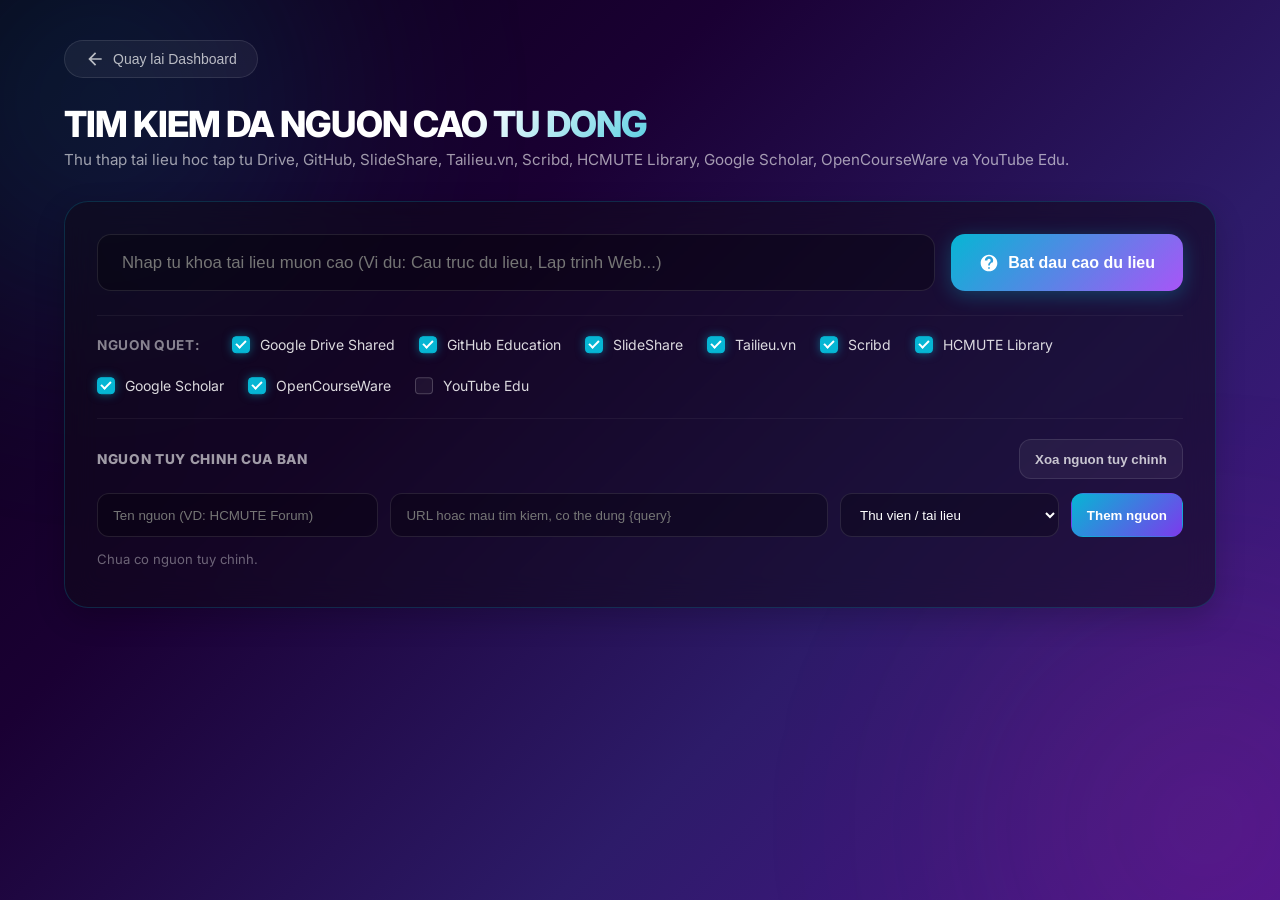
<file: search.html>
<!DOCTYPE html>
<html lang="vi">
<head>
  <meta charset="UTF-8" />
  <meta http-equiv="X-UA-Compatible" content="IE=edge" />
  <meta name="viewport" content="width=device-width, initial-scale=1.0" />
  <title>Tim kiem da nguon cao tu dong</title>
  <link href="https://fonts.googleapis.com/css2?family=Inter:wght@400;500;600;700;800&family=Fira+Code:wght@400;500&display=swap" rel="stylesheet" />
  <link rel="stylesheet" href="search.css" />
</head>
<body>
  <div class="glow-bg">
    <div class="glow-sphere sphere-1"></div>
    <div class="glow-sphere sphere-2"></div>
  </div>

  <div class="search-container">
    <header class="search-header">
      <button class="back-btn" onclick="location.href='home.html'">
        <svg viewBox="0 0 24 24"><path d="M20 11H7.83l5.59-5.59L12 4l-8 8 8 8 1.41-1.41L7.83 13H20v-2z"/></svg>
        <span>Quay lai Dashboard</span>
      </button>

      <div class="header-main">
        <div class="title-area">
          <h1>TIM KIEM DA NGUON CAO TU DONG</h1>
          <p>Thu thap tai lieu hoc tap tu Drive, GitHub, SlideShare, Tailieu.vn, Scribd, HCMUTE Library, Google Scholar, OpenCourseWare va YouTube Edu.</p>
        </div>
      </div>
    </header>

    <section class="scraper-dashboard">
      <div class="search-control-panel">
        <div class="search-bar-row">
          <input type="text" id="searchQueryInput" placeholder="Nhap tu khoa tai lieu muon cao (Vi du: Cau truc du lieu, Lap trinh Web...)" autocomplete="off" />
          <button class="start-crawl-btn" id="startCrawlBtn">
            <svg viewBox="0 0 24 24" class="spider-icon"><path d="M12 2C6.48 2 2 6.48 2 12s4.48 10 10 10 10-4.48 10-10S17.52 2 12 2zm1 17h-2v-2h2v2zm2.07-7.75-.9.92C13.45 12.9 13 13.5 13 15h-2v-.5c0-1.1.45-2.1 1.17-2.83l1.24-1.26c.37-.36.59-.86.59-1.41 0-1.1-.9-2-2-2s-2 .9-2 2H7c0-2.76 2.24-5 5-5s5 2.24 5 5c0 1.04-.42 1.99-1.07 2.75z"/></svg>
            <span>Bat dau cao du lieu</span>
          </button>
        </div>

        <div class="source-checkboxes">
          <span class="source-lbl">Nguon quet:</span>
          <label class="cb-container"><input type="checkbox" id="srcGDrive" checked /><span class="checkmark"></span>Google Drive Shared</label>
          <label class="cb-container"><input type="checkbox" id="srcGithub" checked /><span class="checkmark"></span>GitHub Education</label>
          <label class="cb-container"><input type="checkbox" id="srcSlideShare" checked /><span class="checkmark"></span>SlideShare</label>
          <label class="cb-container"><input type="checkbox" id="srcTailieu" checked /><span class="checkmark"></span>Tailieu.vn</label>
          <label class="cb-container"><input type="checkbox" id="srcScribd" checked /><span class="checkmark"></span>Scribd</label>
          <label class="cb-container"><input type="checkbox" id="srcHcmute" checked /><span class="checkmark"></span>HCMUTE Library</label>
          <label class="cb-container"><input type="checkbox" id="srcScholar" checked /><span class="checkmark"></span>Google Scholar</label>
          <label class="cb-container"><input type="checkbox" id="srcOpenCourse" checked /><span class="checkmark"></span>OpenCourseWare</label>
          <label class="cb-container"><input type="checkbox" id="srcYoutubeEdu" /><span class="checkmark"></span>YouTube Edu</label>
        </div>

        <div class="custom-source-panel">
          <div class="custom-source-header">
            <span>Nguon tuy chinh cua ban</span>
            <button class="mini-action-btn" type="button" id="clearCustomSourcesBtn">Xoa nguon tuy chinh</button>
          </div>
          <form class="custom-source-form" id="customSourceForm">
            <input type="text" id="customSourceName" placeholder="Ten nguon (VD: HCMUTE Forum)" required />
            <input type="url" id="customSourceUrl" placeholder="URL hoac mau tim kiem, co the dung {query}" required />
            <select id="customSourceType" required>
              <option value="library">Thu vien / tai lieu</option>
              <option value="forum">Dien dan</option>
              <option value="paper">Hoc thuat</option>
              <option value="video">Video</option>
              <option value="other">Khac</option>
            </select>
            <button class="mini-action-btn add" type="submit">Them nguon</button>
          </form>
          <div class="custom-source-list" id="customSourceList"></div>
        </div>
      </div>

      <div class="console-card" id="consoleCard" style="display: none;">
        <div class="console-header">
          <div class="console-dots">
            <span class="dot red"></span>
            <span class="dot yellow"></span>
            <span class="dot green"></span>
          </div>
          <span class="console-title">ZERA CRAWLER SERVICE ENGINE v1.5.0</span>
          <span class="console-status" id="consoleStatus">IDLE</span>
        </div>
        <div class="console-body" id="consoleBody"></div>
      </div>
    </section>

    <main class="results-area">
      <div class="results-header-row" id="resultsHeaderRow" style="display: none;">
        <h2>KET QUA DONG BO CAO DUOC (<span id="resultsCount">0</span>)</h2>
        <div class="relevance-info">Sap xep theo do tuong thich thuc te</div>
      </div>
      <div class="results-list" id="resultsContainer"></div>
    </main>
  </div>

  <div class="toast-notification" id="toast">Da luu tai lieu vao thu vien so!</div>

  <script>
    const searchQueryInput = document.getElementById('searchQueryInput');
    const startCrawlBtn = document.getElementById('startCrawlBtn');
    const consoleCard = document.getElementById('consoleCard');
    const consoleBody = document.getElementById('consoleBody');
    const consoleStatus = document.getElementById('consoleStatus');
    const resultsHeaderRow = document.getElementById('resultsHeaderRow');
    const resultsContainer = document.getElementById('resultsContainer');
    const resultsCount = document.getElementById('resultsCount');
    const toast = document.getElementById('toast');
    const customSourceForm = document.getElementById('customSourceForm');
    const customSourceList = document.getElementById('customSourceList');
    const clearCustomSourcesBtn = document.getElementById('clearCustomSourcesBtn');

    const sourcesCheckboxes = {
      gdrive: document.getElementById('srcGDrive'),
      github: document.getElementById('srcGithub'),
      slideshare: document.getElementById('srcSlideShare'),
      tailieu: document.getElementById('srcTailieu'),
      scribd: document.getElementById('srcScribd'),
      hcmute: document.getElementById('srcHcmute'),
      scholar: document.getElementById('srcScholar'),
      opencourse: document.getElementById('srcOpenCourse'),
      youtubeedu: document.getElementById('srcYoutubeEdu')
    };

    const defaultSourcesMap = {
      gdrive: { name: "Google Drive Shared", brand: "gdrive", logo: "Drive", log: "Quet folder cong khai va file chia se." },
      github: { name: "GitHub Education", brand: "github", logo: "Git", log: "Truy van repository, README va file bai tap." },
      slideshare: { name: "SlideShare Index", brand: "slideshare", logo: "PPT", log: "Cao chi muc slide bai giang." },
      tailieu: { name: "Tailieu.vn Free", brand: "tailieu", logo: "TL", log: "Trich xuat giao trinh, de thi va tai lieu tham khao." },
      scribd: { name: "Scribd Premium", brand: "scribd", logo: "SC", log: "Doi sanh tai lieu tham khao chuyen sau." },
      hcmute: { name: "HCMUTE Library", brand: "hcmute", logo: "UTE", log: "Quet thu vien truong, de cuong va tai lieu mon hoc." },
      scholar: { name: "Google Scholar", brand: "scholar", logo: "GS", log: "Doi sanh bai bao, citation va PDF hoc thuat mo." },
      opencourse: { name: "OpenCourseWare", brand: "opencourse", logo: "OCW", log: "Thu thap lecture note, lab va assignment tu kho mo." },
      youtubeedu: { name: "YouTube Edu", brand: "youtubeedu", logo: "YT", log: "Quet transcript video bai giang va playlist hoc tap." }
    };

    const sourceTemplates = {
      gdrive: ["Bo tai lieu chia se mon", "Folder tong hop bai tap va dap an"],
      github: ["Repository hoc phan", "Source code demo va markdown on tap"],
      slideshare: ["Slide bai giang chi tiet hoc phan", "Deck thuyet trinh tom tat chuong"],
      tailieu: ["Giao trinh va bai tap mon", "De thi tham khao co loi giai"],
      scribd: ["Tai lieu tham khao chuyen sau", "Ban tong hop ly thuyet"],
      hcmute: ["Tai nguyen thu vien HCMUTE cho mon", "De cuong va tai lieu lop HCMUTE"],
      scholar: ["Bai bao va citation lien quan", "PDF hoc thuat mo ve"],
      opencourse: ["Lecture note OpenCourseWare ve", "Assignment va lab mau cho"],
      youtubeedu: ["Playlist bai giang video", "Transcript video giai thich"]
    };

    let activeScrapedItems = [];
    let customSources = loadCustomSources();

    function loadCustomSources() {
      try {
        return JSON.parse(localStorage.getItem('customCrawlerSources')) || [];
      } catch {
        return [];
      }
    }

    function saveCustomSources() {
      localStorage.setItem('customCrawlerSources', JSON.stringify(customSources));
    }

    function getSourcesMap() {
      const customMap = {};
      customSources.forEach(source => {
        customMap[source.key] = {
          name: source.name,
          brand: source.brand,
          logo: source.logo,
          log: `Quet nguon tuy chinh ${source.name} tai ${source.url}.`,
          url: source.url,
          custom: true,
          type: source.type
        };
      });
      return { ...defaultSourcesMap, ...customMap };
    }

    function getSelectedSources() {
      const selectedDefaults = Object.keys(sourcesCheckboxes).filter(key => sourcesCheckboxes[key].checked);
      const selectedCustom = customSources
        .filter(source => document.getElementById(`src_${source.key}`)?.checked)
        .map(source => source.key);
      return [...selectedDefaults, ...selectedCustom];
    }

    function renderCustomSources() {
      customSourceList.innerHTML = customSources.length ? customSources.map(source => `
        <label class="cb-container custom-source-chip">
          <input type="checkbox" id="src_${source.key}" checked />
          <span class="checkmark"></span>
          <span>${escapeHtml(source.name)}</span>
          <button class="remove-source-btn" type="button" data-remove-source="${source.key}" title="Xoa nguon">x</button>
        </label>
      `).join('') : '<span class="empty-custom-source">Chua co nguon tuy chinh.</span>';
    }

    function makeCustomSourceKey(name) {
      return `custom_${Date.now()}_${name.toLowerCase().replace(/[^a-z0-9]+/g, '_').replace(/^_|_$/g, '')}`;
    }

    function logoFromType(type) {
      return {
        library: "LIB",
        forum: "FOR",
        paper: "DOC",
        video: "VID",
        other: "SRC"
      }[type] || "SRC";
    }

    function writeLog(text, type = 'info') {
      const p = document.createElement('p');
      p.className = `log-line log-${type}`;
      p.innerHTML = `<span class="log-timestamp">[${new Date().toLocaleTimeString()}]</span> ${text}`;
      consoleBody.appendChild(p);
      consoleBody.scrollTop = consoleBody.scrollHeight;
    }

    startCrawlBtn.addEventListener('click', () => {
      const query = searchQueryInput.value.trim();
      if (!query) {
        alert("Vui long nhap tu khoa tim kiem tai lieu truoc!");
        return;
      }

      const selectedSources = getSelectedSources();
      if (selectedSources.length === 0) {
        alert("Vui long chon it nhat mot nguon tai lieu de quet!");
        return;
      }

      startCrawlBtn.disabled = true;
      consoleCard.style.display = "block";
      consoleBody.innerHTML = "";
      consoleStatus.textContent = "RUNNING";
      consoleStatus.className = "console-status running";
      resultsHeaderRow.style.display = "none";
      resultsContainer.innerHTML = "";

      writeLog(`Bat dau tien trinh ra quet tai lieu voi tu khoa: "${query}"`, "info");
      writeLog(`Da chon ${selectedSources.length} nguon cao du lieu.`, "info");

      const steps = [
        { delay: 500, action: () => writeLog("Khoi tao Zera Scraper Agent va hang doi nguon...", "info") },
        ...selectedSources.map((sourceKey, index) => ({
          delay: 1200 + index * 550,
          action: () => {
            const source = getSourcesMap()[sourceKey];
            writeLog(`[${source.name}] ${source.log}`, index % 3 === 2 ? "success" : "info");
          }
        })),
        {
          delay: 1200 + selectedSources.length * 550,
          action: () => writeLog("Tong hop ket qua, loai trung lap va xep hang tuong thich...", "info")
        },
        {
          delay: 1800 + selectedSources.length * 550,
          action: () => {
            activeScrapedItems = generateScrapedItems(query, selectedSources);
            writeLog(`Tien trinh cao hoan tat! Thu duoc ${activeScrapedItems.length} tai lieu phu hop nhat.`, "success");
            consoleStatus.textContent = "COMPLETED";
            consoleStatus.className = "console-status completed";
            startCrawlBtn.disabled = false;
            renderResults();
          }
        }
      ];

      steps.forEach(step => setTimeout(step.action, step.delay));
    });

    function generateScrapedItems(query, selectedSources) {
      const formats = ["PDF", "PPTX", "ZIP", "DOCX", "HTML", "VIDEO"];
      const sourcesMap = getSourcesMap();
      const results = [];

      selectedSources.forEach((sourceKey, index) => {
        const source = sourcesMap[sourceKey];
        const templates = sourceTemplates[sourceKey] || [`Ket qua cao tu ${source.name} cho`, `Tai lieu lien quan tu ${source.name} ve`];

        for (let itemIndex = 1; itemIndex <= 2; itemIndex++) {
          const format = formats[(index + itemIndex + Math.floor(Math.random() * formats.length)) % formats.length];
          const size = format === "VIDEO" ? `${Math.floor(Math.random() * 35 + 8)} phut` : `${(Math.random() * 12 + 1.2).toFixed(1)} MB`;
          const relevance = `${Math.floor(Math.random() * 15 + 85)}%`;
          const title = `${templates[itemIndex - 1]} ${query}${itemIndex === 2 ? ` - Chuong ${Math.floor(Math.random() * 6 + 1)}` : ""}`;

          results.push({
            id: `scraped_${sourceKey}_${index}_${itemIndex}_${Date.now()}`,
            title,
            sourceName: source.name,
            sourceBrand: source.brand,
            sourceLogo: source.logo,
            format,
            size,
            relevance,
            instructor: sourceKey === "hcmute" ? "HCMUTE Digital Library" : "Cong dong chia se hoc thuat",
            url: source.url ? source.url.replace('{query}', encodeURIComponent(query)) : '#',
            year: "2026",
            summary: `He thong cao tu dong da phan tich tai lieu tu ${source.name} khop voi tu khoa "${query}" o muc tuong thich cao.`
          });
        }
      });

      return results.sort((a, b) => parseInt(b.relevance) - parseInt(a.relevance));
    }

    function renderResults() {
      resultsCount.textContent = activeScrapedItems.length;
      resultsHeaderRow.style.display = "flex";
      resultsContainer.innerHTML = "";

      activeScrapedItems.forEach(item => {
        const card = document.createElement('div');
        card.className = "scraped-card";
        card.innerHTML = `
          <div class="scraped-card-left">
            <div class="source-info">
              <span class="source-tag brand-${item.sourceBrand}">${item.sourceLogo} ${item.sourceName}</span>
              <span class="relevance-badge">${item.relevance} Match</span>
            </div>
            <h3 class="scraped-title">${escapeHtml(item.title)}</h3>
            <p class="scraped-summary">${escapeHtml(item.summary)}</p>
            <div class="scraped-meta">
              <span>Dinh dang: <strong>${item.format}</strong></span>
              <span>Dung luong: <strong>${item.size}</strong></span>
              <span>Nguon: <strong class="link-simulation">Tai truc tiep</strong></span>
            </div>
          </div>
          <div class="scraped-card-right">
            <button class="save-lib-btn" onclick="saveToLibrary('${item.id}', this)">
              <svg viewBox="0 0 24 24"><path d="M19 13h-6v6h-2v-6H5v-2h6V5h2v6h6v2z"/></svg>
              <span>Luu ve Thu vien</span>
            </button>
            <a class="external-view-btn" href="${escapeHtml(item.url || '#')}" onclick="alert('Dang mo lien ket cao truc tiep tu nguon ${item.sourceName}...'); return false;">Xem nguon cao</a>
          </div>
        `;
        resultsContainer.appendChild(card);
      });
    }

    window.saveToLibrary = function(id, buttonElement) {
      const item = activeScrapedItems.find(result => result.id === id);
      if (!item) return;

      let customDocs = [];
      try {
        customDocs = JSON.parse(localStorage.getItem('customDocuments')) || [];
      } catch {
        customDocs = [];
      }

      if (customDocs.some(doc => doc.title === item.title)) {
        showToast("Tai lieu nay da ton tai trong Thu vien so!");
        return;
      }

      const newDoc = {
        id: "custom_" + Date.now(),
        title: item.title,
        type: item.format.toLowerCase() === "pptx" ? "slide" : (item.format.toLowerCase() === "zip" ? "exam" : "book"),
        typeText: item.format.toLowerCase() === "zip" ? "De Thi Cu" : (item.format.toLowerCase() === "pptx" ? "Slide Bai Giang" : "Giao Trinh"),
        subject: "web",
        subjectName: "Tai lieu cao",
        instructor: item.instructor,
        size: item.size,
        format: item.format,
        year: item.year,
        downloads: 0,
        summary: item.summary
      };

      customDocs.push(newDoc);
      localStorage.setItem('customDocuments', JSON.stringify(customDocs));

      buttonElement.classList.add('saved');
      buttonElement.disabled = true;
      buttonElement.innerHTML = `
        <svg viewBox="0 0 24 24"><path d="M9 16.17 4.83 12l-1.42 1.41L9 19 21 7l-1.41-1.41z"/></svg>
        <span>Da luu vao thu vien</span>
      `;

      showToast("Da luu tai lieu thanh cong vao Thu vien so!");
    };

    function showToast(text) {
      toast.textContent = text;
      toast.classList.add('show');
      setTimeout(() => toast.classList.remove('show'), 3000);
    }

    function escapeHtml(value) {
      return String(value).replace(/[&<>"']/g, char => ({
        '&': '&amp;',
        '<': '&lt;',
        '>': '&gt;',
        '"': '&quot;',
        "'": '&#039;'
      }[char]));
    }

    customSourceForm.addEventListener('submit', (event) => {
      event.preventDefault();
      const name = document.getElementById('customSourceName').value.trim();
      const url = document.getElementById('customSourceUrl').value.trim();
      const type = document.getElementById('customSourceType').value;
      if (!name || !url) return;

      customSources.push({
        key: makeCustomSourceKey(name),
        name,
        url,
        type,
        brand: 'custom',
        logo: logoFromType(type)
      });
      saveCustomSources();
      renderCustomSources();
      customSourceForm.reset();
      showToast("Da them nguon cao tuy chinh.");
    });

    customSourceList.addEventListener('click', (event) => {
      const removeButton = event.target.closest('[data-remove-source]');
      if (!removeButton) return;
      customSources = customSources.filter(source => source.key !== removeButton.dataset.removeSource);
      saveCustomSources();
      renderCustomSources();
    });

    clearCustomSourcesBtn.addEventListener('click', () => {
      if (!customSources.length) return;
      if (!confirm('Xoa tat ca nguon tuy chinh?')) return;
      customSources = [];
      saveCustomSources();
      renderCustomSources();
    });

    renderCustomSources();
  </script>
</body>
</html>
</file>
<file: assistant-app/assets/index-l2Xh5olx.css>
@import "https://fonts.googleapis.com/css2?family=Montserrat:ital,wght@1,800&family=Inter:wght@400;500;600&display=swap";:root{--cyan:#a855f7;--cyan-bright:#ec4899;--cyan-glow:#a855f766;--navy-deep:#090514;--navy-darker:#05020a}*{box-sizing:border-box;margin:0;padding:0}body{background-color:var(--navy-deep);color:#fff;justify-content:center;align-items:center;height:100vh;font-family:Inter,sans-serif;display:flex;position:relative;overflow:hidden}body:before{content:"";z-index:-1;background-image:linear-gradient(#00f2ff08 1px,#0000 1px),linear-gradient(90deg,#00f2ff08 1px,#0000 1px);background-size:50px 50px;position:absolute;inset:0}body:after{content:"";background:radial-gradient(circle at center, transparent 0%, var(--navy-darker) 100%);z-index:-1;position:absolute;inset:0}.anime-diag-lines{z-index:-1;pointer-events:none;background:repeating-linear-gradient(-45deg,#0000,#0000 10px,#00f2ff05 10px 11px);position:absolute;inset:0}.waifu-container{z-index:10;flex-direction:column;align-items:center;gap:3rem;display:flex;position:relative}.waifu-header{text-transform:uppercase;letter-spacing:-.02em;background:linear-gradient(to bottom, var(--cyan-bright), var(--cyan));-webkit-text-fill-color:transparent;filter:drop-shadow(0 0 15px #ffffff80);text-align:center;-webkit-background-clip:text;background-clip:text;font-family:Montserrat,sans-serif;font-size:5rem;font-style:italic;font-weight:800;position:relative}.waifu-header:after{content:"WAIFU AI CHAT";z-index:-1;filter:blur(20px);opacity:.5;position:absolute;top:0;left:0}.summon-area{padding:20px;position:relative}.bracket{border:2px solid var(--cyan);width:40px;height:40px;box-shadow:0 0 15px var(--cyan-glow);pointer-events:none;position:absolute}.top-left{border-bottom:none;border-right:none;top:0;left:0}.top-right{border-bottom:none;border-left:none;top:0;right:0}.bottom-left{border-top:none;border-right:none;bottom:0;left:0}.bottom-right{border-top:none;border-left:none;bottom:0;right:0}.hud-element{color:var(--cyan);letter-spacing:.1em;text-shadow:0 0 5px var(--cyan-glow);z-index:25;pointer-events:none;background:#00f2ff1a;border-radius:2px;padding:2px 8px;font-family:Inter,sans-serif;font-size:.65rem;font-weight:800;position:absolute}.status-text{border:1px solid var(--cyan);top:-10px;left:50%;transform:translate(-50%)}.version-text{opacity:.6;bottom:5px;right:2rem}.location-text{opacity:.6;bottom:5px;left:2rem}.scanline{background:var(--cyan);width:100%;height:2px;box-shadow:0 0 10px var(--cyan);opacity:.3;z-index:20;pointer-events:none;animation:4s linear infinite scan;position:absolute;top:0;left:0}@keyframes scan{0%{top:0}to{top:100%}}.lk-avatar-session{-webkit-backdrop-filter:blur(10px)!important;backdrop-filter:blur(10px)!important;background:#050a1fcc!important;border:1px solid #00f2ff33!important;border-radius:.5rem!important;box-shadow:0 0 30px #00f2ff1a!important}@media (width<=768px){.waifu-header{font-size:3rem}}[data-lk-theme=default]{--lightningcss-light: ;--lightningcss-dark:initial;color-scheme:dark;--lk-bg:#111;--lk-bg2:#1e1e1e;--lk-bg3:#2b2b2b;--lk-bg4:#373737;--lk-bg5:#444;--lk-fg:#fff;--lk-fg2:#f5f5f5;--lk-fg3:#ebebeb;--lk-fg4:#e0e0e0;--lk-fg5:#d6d6d6;--lk-border-color:#ffffff1a;--lk-accent-fg:#fff;--lk-accent-bg:#1f8cf9;--lk-accent2:#3396fa;--lk-accent3:#47a0fa;--lk-accent4:#5babfb;--lk-danger-fg:#fff;--lk-danger:#f91f31;--lk-danger2:#fa3343;--lk-danger3:#fa4756;--lk-danger4:#fb5b68;--lk-success-fg:#fff;--lk-success:#1ff968;--lk-success2:#33fa75;--lk-success3:#47fa83;--lk-success4:#5bfb90;--lk-control-fg:var(--lk-fg);--lk-control-bg:var(--lk-bg2);--lk-control-hover-bg:var(--lk-bg3);--lk-control-active-bg:var(--lk-bg4);--lk-control-active-hover-bg:var(--lk-bg5);--lk-connection-excellent:#06db4d;--lk-connection-good:#f9b11f;--lk-connection-poor:#f91f31;--lk-font-family:system-ui, -apple-system, "Segoe UI", Roboto, Helvetica, Arial, sans-serif, "Apple Color Emoji", "Segoe UI Emoji";--lk-font-size:16px;--lk-line-height:1.5;--lk-border-radius:.5rem;--lk-box-shadow:0 .5rem 1.5rem #00000026;--lk-drop-shadow:#fff3 0px 0px 24px;--lk-grid-gap:.5rem;--lk-control-bar-height:69px;--lk-chat-header-height:69px}.lk-button,.lk-start-audio-button,.lk-chat-toggle,.lk-disconnect-button{color:var(--lk-control-fg);background-image:none;background-color:var(--lk-control-bg);border-radius:var(--lk-border-radius);cursor:pointer;white-space:nowrap;font-size:inherit;line-height:inherit;-webkit-user-select:none;user-select:none;border:0;justify-content:center;align-items:center;gap:.5rem;padding:.625rem 1rem;display:inline-flex;position:relative}.lk-button:not(:disabled):hover,.lk-start-audio-button:not(:disabled):hover,.lk-chat-toggle:not(:disabled):hover,.lk-disconnect-button:not(:disabled):hover{background-color:var(--lk-control-hover-bg)}.lk-button>svg,.lk-start-audio-button>svg,.lk-chat-toggle>svg,.lk-disconnect-button>svg{overflow:visible}.lk-button[aria-pressed=true],[aria-pressed=true].lk-start-audio-button,[aria-pressed=true].lk-chat-toggle,[aria-pressed=true].lk-disconnect-button{background-color:var(--lk-control-active-bg)}.lk-button[aria-pressed=true]:hover,[aria-pressed=true].lk-start-audio-button:hover,[aria-pressed=true].lk-chat-toggle:hover,[aria-pressed=true].lk-disconnect-button:hover{background-color:var(--lk-control-active-hover-bg)}.lk-button[data-lk-source=screen_share][data-lk-enabled=true],[data-lk-source=screen_share][data-lk-enabled=true].lk-start-audio-button,[data-lk-source=screen_share][data-lk-enabled=true].lk-chat-toggle,[data-lk-source=screen_share][data-lk-enabled=true].lk-disconnect-button{background-color:var(--lk-accent-bg)}.lk-button[data-lk-source=screen_share][data-lk-enabled=true]:hover,[data-lk-source=screen_share][data-lk-enabled=true].lk-start-audio-button:hover,[data-lk-source=screen_share][data-lk-enabled=true].lk-chat-toggle:hover,[data-lk-source=screen_share][data-lk-enabled=true].lk-disconnect-button:hover{background-color:var(--lk-accent2)}.lk-button:disabled,.lk-start-audio-button:disabled,.lk-chat-toggle:disabled,.lk-disconnect-button:disabled{opacity:.5}.lk-button-group{align-items:stretch;height:100%;display:inline-flex}.lk-button-group>.lk-button:first-child,.lk-button-group>.lk-start-audio-button:first-child,.lk-button-group>.lk-chat-toggle:first-child,.lk-button-group>.lk-disconnect-button:first-child{border-top-right-radius:0;border-bottom-right-radius:0}.lk-button-group-menu{flex-shrink:0;position:relative}.lk-button-group-menu>.lk-button,.lk-button-group-menu>.lk-start-audio-button,.lk-button-group-menu>.lk-chat-toggle,.lk-button-group-menu>.lk-disconnect-button{border-top-left-radius:0;border-bottom-left-radius:0;height:100%}.lk-button-group-menu>.lk-button:after,.lk-button-group-menu>.lk-start-audio-button:after,.lk-button-group-menu>.lk-chat-toggle:after,.lk-button-group-menu>.lk-disconnect-button:after{margin-left:0}.lk-button-menu:after{content:"";transform-origin:50%;border-bottom:.125em solid;border-left:.125em solid;width:.5em;height:.5em;margin-top:-.25rem;margin-left:.5rem;display:inline-block;transform:rotate(-45deg)}.lk-disconnect-button{color:var(--lk-danger);border:1px solid var(--lk-danger);font-weight:600}.lk-disconnect-button:not(:disabled):hover{--lk-control-hover-bg:var(--lk-danger2);color:var(--lk-danger-fg)}.lk-disconnect-button:not(:disabled):active{--lk-control-hover-bg:var(--lk-danger3);color:var(--lk-danger-fg)}.lk-chat-toggle{position:relative}.lk-chat-toggle[data-lk-unread-msgs]:not([data-lk-unread-msgs="0"]):after{content:attr(data-lk-unread-msgs);background:var(--lk-accent-bg);border-radius:50%;margin-top:.25rem;margin-left:.25rem;padding:.25rem;font-size:.5rem;line-height:.75;position:absolute;top:0;left:0}.lk-media-device-select:not(:last-child){border-bottom:1px solid var(--lk-border-color);margin-bottom:.75rem;padding-bottom:.5rem}.lk-media-device-select li:not(:last-child){margin-bottom:.25rem}.lk-media-device-select li>.lk-button{justify-content:start;width:100%;padding-block:.5rem}.lk-media-device-select li:not([data-lk-active=true])>.lk-button:not(:disabled):hover{background-color:var(--lk-bg3)}.lk-media-device-select [data-lk-active=false]>.lk-button:hover{cursor:pointer;background-color:#0000000d}.lk-media-device-select [data-lk-active=true]>.lk-button{color:var(--lk-accent-fg);background-color:var(--lk-accent-bg)}.lk-device-menu{z-index:5;white-space:nowrap;background-color:var(--lk-bg2);border:1px solid var(--lk-border-color);width:max-content;min-width:10rem;box-shadow:var(--lk-box-shadow);border-radius:.75rem;margin-bottom:.25rem;padding:.5rem;position:absolute;top:0;left:0}.lk-device-menu-heading{opacity:.65;padding:.25rem .5rem;font-weight:700}.lk-start-audio-button{color:var(--lk-accent-fg);background-color:var(--lk-accent-bg)}@media screen and (width<=600px){.lk-start-audio-button{position:fixed;top:50%;left:50%;transform:translate(-50%,-50%)}}.lk-pagination-control{background-color:var(--lk-control-bg);border-radius:var(--lk-border-radius);opacity:0;align-items:stretch;transition:opacity .15s ease-in-out;display:flex;position:absolute;bottom:1rem;left:50%;transform:translate(-50%)}.lk-pagination-control:hover{opacity:1}.lk-pagination-control>.lk-button:first-child{border-top-right-radius:0;border-bottom-right-radius:0}.lk-pagination-control>.lk-button:first-child>svg{transform:rotate(180deg)}.lk-pagination-control>.lk-button:last-child{border-top-left-radius:0;border-bottom-left-radius:0}.lk-pagination-count{border-inline:1px solid var(--lk-bg);padding:.5rem .875rem}[data-lk-user-interaction=true].lk-pagination-control{opacity:1}.lk-pagination-indicator{height:var(--lk-grid-gap);background-color:var(--lk-bg2);width:fit-content;bottom:calc(var(--lk-grid-gap)/2);opacity:1;border-radius:2rem;align-items:center;gap:.2rem;padding:.2rem .5rem;display:flex;position:absolute;left:50%;transform:translate(-50%)}.lk-pagination-indicator span{background-color:var(--lk-fg);opacity:.35;border-radius:10000000px;width:.4rem;height:.4rem;transition:opacity .2s linear;display:inline-block}.lk-pagination-indicator span[data-lk-active]{opacity:.9}.lk-grid-layout{--lk-col-count:1;--lk-row-count:1;grid-template-columns:repeat(var(--lk-col-count), minmax(0, 1fr));grid-gap:var(--lk-grid-gap);width:100%;max-width:100%;height:100%;max-height:100%;padding:var(--lk-grid-gap);grid-auto-rows:minmax(0,1fr);display:grid}.lk-grid-layout[data-lk-pagination=true]{padding-bottom:calc(var(--lk-grid-gap)*2)}.lk-focus-layout{gap:var(--lk-grid-gap);width:100%;max-height:100%;padding:var(--lk-grid-gap);grid-template-columns:1fr 5fr;display:grid}.lk-focused-participant{position:relative}.lk-focused-participant .lk-pip-track{width:20%;height:auto;position:absolute;top:10px;right:10px}@media (width<=600px){.lk-focus-layout{grid-template-rows:5fr 1fr;grid-template-columns:1fr}.lk-carousel{order:1}}.lk-carousel{gap:var(--lk-grid-gap);max-height:100%;display:flex}.lk-carousel>*{aspect-ratio:16/10;scroll-snap-align:start;flex-shrink:0}.lk-carousel[data-lk-orientation=vertical]{scroll-snap-type:y mandatory;flex-direction:column;overflow:hidden auto}.lk-carousel[data-lk-orientation=vertical]>*{--lk-height-minus-gaps:calc(100% - calc(var(--lk-grid-gap) * calc(var(--lk-max-visible-tiles) - 1)));height:calc(var(--lk-height-minus-gaps)/var(--lk-max-visible-tiles))}.lk-carousel[data-lk-orientation=horizontal]{scroll-snap-type:x mandatory;overflow:auto hidden}.lk-carousel[data-lk-orientation=horizontal]>*{--lk-width-minus-gaps:calc(100% - var(--lk-grid-gap) * (var(--lk-max-visible-tiles) - 1));width:calc(var(--lk-width-minus-gaps)/var(--lk-max-visible-tiles))}.lk-connection-quality{width:1.5rem;height:1.5rem}.lk-track-muted-indicator-camera,.lk-track-muted-indicator-microphone{width:var(--lk-indicator-size,1rem);height:var(--lk-indicator-size,1rem);margin-inline-end:.25rem;transition:opacity .25s ease-in-out;position:relative}.lk-track-muted-indicator-camera[data-lk-muted=true]{opacity:.5}.lk-track-muted-indicator-microphone{--lk-bg:var(--lk-icon-mic)}.lk-track-muted-indicator-microphone[data-lk-muted=true]{opacity:.5}.lk-participant-name{font-size:.875rem}.lk-participant-media-video{object-fit:cover;object-position:center;background-color:#000;width:100%;height:100%}.lk-participant-media-video[data-lk-orientation=landscape]{object-fit:cover}.lk-participant-media-video[data-lk-orientation=portrait],.lk-participant-media-video[data-lk-source=screen_share]{object-fit:contain;background-color:var(--lk-bg2)}.lk-participant-media-audio{width:auto}[data-lk-facing-mode=user] .lk-participant-media-video[data-lk-local-participant=true][data-lk-source=camera]{transform:rotateY(180deg)}.lk-audio-visualizer{background:var(--lk-bg-control);aspect-ratio:16/9;border-radius:.5rem;justify-content:space-around;align-items:center;width:100%;height:100%;min-height:160px;display:flex}.lk-audio-visualizer>rect{fill:var(--lk-accent-bg);transition:transform .1s cubic-bezier(.19,.02,.09,1)}.lk-audio-visualizer>path{stroke:var(--lk-accent-bg);transition:all .1s cubic-bezier(.19,.02,.09,1)}.lk-audio-bar-visualizer{background:var(--lk-bg);justify-content:center;align-items:center;gap:var(--lk-va-bar-gap,24px);width:100%;height:100%;display:flex}.lk-audio-bar-visualizer>.lk-audio-bar{transform-origin:"center";height:100%;width:var(--lk-va-bar-width,12px);border-radius:var(--lk-va-bar-border-radius,32px);background-color:var(--lk-va-bar-bg,#8883);transition:background-color .25s ease-out}.lk-audio-bar-visualizer[data-lk-va-state=speaking]>.lk-audio-bar,.lk-audio-bar-visualizer>.lk-audio-bar.lk-highlighted,.lk-audio-bar-visualizer>[data-lk-highlighted=true]{background-color:var(--lk-fg,#888);transition:none}.lk-audio-bar-visualizer[data-lk-va-state=thinking]{transition:background-color .15s ease-out}.lk-participant-tile{--lk-speaking-indicator-width:2.5px;border-radius:var(--lk-border-radius);flex-direction:column;gap:.375rem;display:flex;position:relative;overflow:hidden}.lk-participant-tile:after{content:"";border-radius:var(--lk-border-radius);border:0px solid var(--lk-accent-bg);transition-property:border opacity;pointer-events:none;transition-duration:.4s;transition-delay:.5s;position:absolute;inset:0}.lk-participant-tile[data-lk-speaking=true]:not([data-lk-source=screen_share]):after{border-width:var(--lk-speaking-indicator-width);transition-duration:.2s;transition-delay:0s}.lk-participant-tile .lk-focus-toggle-button{border-radius:calc(var(--lk-border-radius)/2);opacity:0;background-color:#00000080;padding:.25rem;transition:opacity .2s ease-in-out .2s;position:absolute;top:.25rem;right:.25rem}.lk-participant-tile:hover .lk-focus-toggle-button,.lk-participant-tile:focus .lk-focus-toggle-button{opacity:1;transition-delay:0}.lk-participant-tile .lk-connection-quality{opacity:0;transition:opacity .2s ease-in-out .2s}.lk-participant-tile .lk-connection-quality[data-lk-quality=poor],.lk-participant-tile:hover .lk-connection-quality,.lk-participant-tile:focus .lk-connection-quality{opacity:1;transition-delay:0}.lk-participant-tile .lk-participant-placeholder{background-color:var(--lk-bg2);opacity:0;pointer-events:none;border-radius:var(--lk-border-radius);justify-content:center;align-items:center;transition:opacity .2s ease-in-out;display:flex;position:absolute;inset:0}.lk-participant-tile .lk-participant-placeholder svg{width:auto;height:100%;padding:10%}.lk-participant-tile[data-lk-video-muted=true][data-lk-source=camera] .lk-participant-placeholder{opacity:1}.lk-participant-metadata{flex-direction:row;justify-content:space-between;align-items:center;gap:.5rem;line-height:1;display:flex;position:absolute;bottom:.25rem;left:.25rem;right:.25rem}.lk-participant-metadata-item{border-radius:calc(var(--lk-border-radius)/2);background-color:#00000080;align-items:center;padding:.25rem;display:flex}.lk-toast{background-color:var(--lk-bg);border:1px solid var(--lk-border-color);border-radius:var(--lk-border-radius);box-shadow:var(--lk-box-shadow);align-items:center;gap:.5rem;padding:.75rem 1.25rem;display:flex;position:fixed;top:.75rem;left:50%;transform:translate(-50%)}.lk-spinner{animation:2s linear infinite lk-rotate}@keyframes lk-rotate{0%{transform:rotate(0)}to{transform:rotate(359deg)}}.lk-room-container{background-color:var(--lk-bg);line-height:var(--lk-line-height)}.lk-room-container{--lk-has-imported-styles:"true";width:100%;height:100%;position:relative}.lk-room-container [class^=lk-],.lk-room-container [class*=\ lk-]{box-sizing:border-box}.lk-audio-conference{width:100%;height:100%;position:relative}.lk-audio-conference-stage{grid-template-columns:repeat(3,1fr);gap:10px;width:100%;height:100%;display:grid}.lk-chat{grid-template-rows:var(--lk-chat-header-height) 1fr var(--lk-control-bar-height);background-color:var(--lk-bg2);border-left:1px solid var(--lk-border-color);align-items:end;width:max(200px,55ch);display:grid}.lk-chat-header{height:var(--lk-chat-header-height);justify-content:center;align-items:center;padding:.75rem;display:flex;position:relative}.lk-chat-header .lk-close-button{background-color:#0000;position:absolute;right:0;transform:translate(-50%)}.lk-chat-header .lk-close-button:hover{background-color:var(--lk-control-active-hover-bg)}.lk-chat-messages{flex-direction:column;gap:.25rem;width:100%;max-height:100%;display:flex;overflow:auto}.lk-chat-entry{flex-direction:column;gap:.25rem;margin:0 .25rem;display:flex}.lk-chat-entry .lk-meta-data{color:var(--lk-fg5);white-space:nowrap;padding:0 .3rem;font-size:.75rem;display:flex}.lk-chat-entry .lk-meta-data .lk-participant-name{margin-top:1rem}.lk-chat-entry .lk-meta-data .lk-timestamp{align-self:flex-end;margin-left:auto}.lk-chat-entry .lk-edit-button{float:right;background:0 0;border-radius:0;margin:0;padding:0 .25rem;font-size:12px}.lk-chat-entry .lk-message-body{word-break:break-word;border-radius:15px;width:fit-content;max-width:calc(100% - 32px);padding:.25rem .75rem;display:inline-block}.lk-chat-entry[data-lk-message-origin=local] .lk-message-body{background-color:var(--lk-bg5)}.lk-chat-entry[data-lk-message-origin=remote] .lk-message-body{background-color:var(--lk-accent4)}.lk-chat-entry a{color:inherit;text-decoration:underline}.lk-chat-entry *{margin-block:.25em}.lk-chat-entry:last-child{margin-bottom:.25rem}.lk-chat-form{border-top:1px solid var(--lk-border-color);max-height:var(--lk-control-bar-height);gap:.75rem;padding:.75rem;display:flex}.lk-chat-form-input{font-size:inherit;line-height:inherit;width:100%}@media (width<=600px){.lk-chat{max-width:100%;top:0;right:0;bottom:var(--lk-control-bar-height);position:fixed}}.lk-control-bar,.lk-agent-control-bar{border-top:1px solid var(--lk-border-color);max-height:var(--lk-control-bar-height);justify-content:center;align-items:center;gap:.5rem;padding:.75rem;display:flex}.lk-agent-control-bar{height:var(--lk-control-bar-height);--lk-bg:transparent;--lk-va-bar-width:2px;--lk-va-bar-gap:4px;--lk-va-bar-border-radius:1px}.lk-agent-control-bar .lk-audio-bar-visualizer .lk-audio-bar.lk-highlighted{filter:none}.lk-prejoin{background-color:var(--lk-bg);line-height:var(--lk-line-height)}[data-lk-theme]{font-size:var(--lk-font-size);font-family:var(--lk-font-family);color:var(--lk-fg)}[data-lk-theme] .lk-list{margin:0;padding:0;list-style:none}[data-lk-theme] .lk-form-control{font-family:var(--lk-font-family);background-color:var(--lk-control-bg);border:1px solid var(--lk-border-color);border-radius:var(--lk-border-radius);padding:.625rem 1rem}.lk-prejoin{box-sizing:border-box;background-color:var(--lk-bg);flex-direction:column;align-items:stretch;gap:1rem;width:min(100%,480px);margin-inline:auto;padding:1rem;display:flex}.lk-prejoin .lk-video-container{aspect-ratio:16/10;border-radius:var(--lk-border-radius);background-color:#000;width:100%;height:auto;position:relative;overflow:hidden}.lk-prejoin .lk-video-container video,.lk-prejoin .lk-video-container .lk-camera-off-note{object-fit:cover;width:100%;height:100%;display:block}.lk-prejoin .lk-video-container video[data-lk-facing-mode=user]{transform:rotateY(180deg)}.lk-prejoin .lk-video-container .lk-camera-off-note{aspect-ratio:16/10;background-color:#000;place-items:center;width:100%;display:grid;position:absolute;top:0;left:0}.lk-prejoin .lk-video-container .lk-camera-off-note>*{max-width:100%;height:70%}.lk-prejoin .lk-audio-container{display:none}.lk-prejoin .lk-audio-container audio{width:100%;height:auto}.lk-prejoin .lk-button-group-container{flex-wrap:nowrap;gap:1rem;display:flex}.lk-prejoin .lk-button-group-container>.lk-button-group{width:50%}.lk-prejoin .lk-button-group-container>.lk-button-group>.lk-button{justify-content:left}.lk-prejoin .lk-button-group-container>.lk-button-group>.lk-button:first-child{width:100%}@media (width<=400px){.lk-prejoin .lk-button-group-container{flex-wrap:wrap}.lk-prejoin .lk-button-group-container>.lk-button-group{width:100%}}.lk-prejoin .lk-username-container{flex-direction:column;gap:1rem;width:100%;max-width:100%;display:flex}.lk-prejoin .lk-join-button{--lk-control-fg:var(--lk-accent-fg);--lk-control-bg:var(--lk-accent-bg);--lk-control-hover-bg:var(--lk-accent2);--lk-control-active-bg:var(--lk-accent3);--lk-control-active-hover-bg:var(--lk-accent4);background-color:var(--lk-control-bg)}.lk-prejoin .lk-join-button:hover{background-color:var(--lk-control-hover-bg)}.lk-focus-layout-wrapper,.lk-grid-layout-wrapper{width:100%;height:calc(100% - var(--lk-control-bar-height));justify-content:center;display:flex;position:relative}.lk-grid-layout-wrapper{flex-direction:column;align-items:center}.lk-focus-layout-wrapper{align-items:stretch}.lk-video-conference{align-items:stretch;height:100%;display:flex;position:relative}.lk-video-conference-inner{flex-direction:column;align-items:stretch;width:100%;display:flex}.lk-settings-menu-modal{background:var(--lk-bg);border-radius:var(--lk-border-radius);padding:1rem;background-color:var(--lk-bg);border:1px solid var(--lk-border-color);border-radius:var(--lk-border-radius);box-shadow:var(--lk-box-shadow);flex-direction:column;align-items:center;gap:.5rem;min-width:50vw;max-width:100%;min-height:50vh;max-height:100%;padding:.75rem 1.25rem;display:flex;position:fixed;top:50%;left:50%;overflow-y:auto;transform:translate(-50%,-50%)}.adv-section{padding:1rem;z-index:10;justify-content:center;align-items:center;width:100%;min-height:calc(100vh - 4rem);padding-bottom:5rem;display:flex;position:relative;overflow:hidden}@media (width>=768px){.adv-section{padding:3rem 3rem 8rem}}.adv-container{z-index:10;width:100%;max-width:56rem;padding:0 1rem;position:relative}@media (width>=1024px){.adv-container{max-width:36rem}}.adv-card-wrapper{width:100%;margin:0 auto;position:relative}.adv-animated-border{z-index:-10;-webkit-mask-composite:xor;border-radius:2.5rem;padding:3px;position:absolute;inset:0;overflow:hidden;-webkit-mask:linear-gradient(#fff 0 0) content-box,linear-gradient(#fff 0 0);mask:linear-gradient(#fff 0 0) content-box,linear-gradient(#fff 0 0)}.adv-conic-gradient{background:conic-gradient(from 90deg,#8b5cf6 0%,#ec4899 25%,#fb923c 50%,#ec4899 75%,#8b5cf6 100%);width:300%;height:300%;animation:3s linear infinite spin;position:absolute;top:-100%;left:-100%}@keyframes spin{0%{transform:rotate(0)}to{transform:rotate(360deg)}}.adv-card-inner{background-color:#0000;border-radius:2.4rem;margin:3px;position:relative;overflow:hidden}.adv-card-content{flex-direction:column;justify-content:space-between;align-items:center;width:100%;min-height:500px;padding:1rem;display:flex;position:relative}@media (width>=768px){.adv-card-content{min-height:600px;padding:2rem}}.adv-header{justify-content:space-between;align-items:center;width:100%;margin-bottom:1rem;display:flex}.adv-status-indicator{align-items:center;gap:.5rem;display:flex}.adv-status-dot{border-radius:9999px;width:.625rem;height:.625rem}.adv-status-dot.online{background-color:#22c55e;box-shadow:0 0 10px #22c55e80}.adv-status-dot.offline{background-color:#ef444480}.adv-status-text{letter-spacing:.025em;color:#ffffff80;text-transform:uppercase;font-size:.75rem;font-weight:500}.adv-timer{letter-spacing:.05em;border-radius:9999px;align-items:center;gap:.375rem;padding:.25rem .75rem;font-family:monospace;font-size:.75rem;font-weight:600;transition:all .3s;display:flex}.adv-timer.danger{color:#f87171;background-color:#ef444426;box-shadow:0 0 0 1px #ef444466,0 0 12px #ef444433}.adv-timer.warning{color:#fdba74;background-color:#f9731626;box-shadow:0 0 0 1px #f973164d}.adv-timer.normal{color:#ffffff80;background-color:#ffffff0d;box-shadow:0 0 0 1px #ffffff1a}.adv-timer-dot{background-color:currentColor;border-radius:9999px;width:.375rem;height:.375rem;display:inline-block}.adv-pulse{animation:2s cubic-bezier(.4,0,.6,1) infinite pulse}@keyframes pulse{0%,to{opacity:1}50%{opacity:.5}}.adv-canvas-wrapper{aspect-ratio:3/4;flex:1;justify-content:center;align-items:center;width:100%;max-width:32rem;margin:0 auto;display:flex;position:relative;transform:scale(1.1)}@media (width>=768px){.adv-canvas-wrapper{aspect-ratio:1}}.adv-canvas-container{width:100%;height:100%;transition:all .5s ease-in-out;position:relative}.adv-loader-overlay{justify-content:center;align-items:center;display:flex;position:absolute;inset:0}.adv-spin{animation:1s linear infinite adv-spin}@keyframes adv-spin{0%{transform:rotate(0)}to{transform:rotate(360deg)}}.adv-loader-icon{color:#fff3;width:2rem;height:2rem}.adv-controls-footer{z-index:20;flex-direction:column;align-items:center;gap:1.5rem;width:100%;margin-top:2rem;display:flex}.adv-controls-grid{grid-template-columns:auto minmax(0,1fr) auto;align-items:center;gap:.5rem;width:100%;max-width:24rem;display:grid}@media (width>=640px){.adv-controls-grid{gap:.75rem;max-width:28rem}}.adv-btn-icon{cursor:pointer;border:none;border-radius:9999px;flex-shrink:0;justify-content:center;align-items:center;padding:.75rem;transition:all .3s;display:flex}@media (width>=640px){.adv-btn-icon{padding:1rem}}.adv-btn-icon.unmuted{color:#fff;background-color:#ffffff0d;box-shadow:0 0 0 1px #ffffff1a}.adv-btn-icon.unmuted:hover{background-color:#ffffff1a}.adv-btn-icon.muted{color:#f87171;background-color:#ef44441a;box-shadow:0 0 0 1px #ef44444d}.adv-btn-icon.muted:hover{background-color:#ef444433}.adv-btn-main{color:#fff;white-space:nowrap;cursor:pointer;border:none;border-radius:9999px;grid-column-start:2;justify-content:center;justify-self:center;align-items:center;gap:.5rem;width:100%;min-width:0;max-width:14rem;padding:.75rem 1rem;font-size:.875rem;font-weight:600;transition:all .3s;display:inline-flex;position:relative}.adv-btn-main:disabled{opacity:.5;cursor:not-allowed}@media (width>=640px){.adv-btn-main{gap:.75rem;padding:1rem 1.25rem;font-size:1rem}}.adv-btn-main.connect{background:linear-gradient(90deg,#7c3aed,#db2777,#f97316);box-shadow:0 0 30px #ec48994d}.adv-btn-main.connect:hover:not(:disabled){opacity:.9}.adv-btn-main.disconnect{background:#ef44441a;box-shadow:0 0 0 1px #ef444480,0 0 20px #ef444433}.adv-btn-main.disconnect:hover:not(:disabled){background:#ef444433}.adv-icon{width:1.25rem;height:1.25rem}@media (width>=640px){.adv-icon{width:1.5rem;height:1.5rem}}.adv-icon-small{width:1.125rem;height:1.125rem}@media (width>=640px){.adv-icon-small{width:1.25rem;height:1.25rem}}.adv-btn-text{text-overflow:ellipsis;white-space:nowrap;overflow:hidden}.adv-btn-placeholder{grid-column-start:3;width:3.125rem;height:3.125rem}@media (width>=640px){.adv-btn-placeholder{width:3.5rem;height:3.5rem}}.adv-status-label{color:#ffffff4d;letter-spacing:.1em;text-transform:uppercase;font-size:.75rem;font-weight:500}.adv-hidden{display:none}.fallback-avatar-container{z-index:5;justify-content:center;align-items:center;width:170px;height:170px;margin:0 auto;animation:4s ease-in-out infinite headBob;display:flex}.ai-avatar-svg{width:100%;height:100%}@keyframes headBob{0%,to{transform:translateY(0)rotate(0)}50%{transform:translateY(-4px)rotate(1deg)}}@keyframes eyeBlink{0%,94%,to{transform:scaleY(1)}97%{transform:scaleY(.1)}}.eye{transform-origin:100px 84px;animation:4s infinite eyeBlink}.left-eye{transform-origin:87px 84px}.right-eye{transform-origin:113px 84px;animation-delay:.15s}@keyframes mouthTalk{0%,to{transform:scaleY(.5)}50%{transform:scaleY(1.5)}}.talking .mouth{transform-origin:100px 103px;animation:.12s infinite alternate mouthTalk}.local-chat-drawer{background:#ffffff05;border:1px solid #ffffff0f;border-radius:1rem;flex-direction:column;gap:.5rem;width:100%;max-width:28rem;margin:1.5rem auto 0;padding:.75rem;display:flex}.local-chat-history{flex-direction:column;gap:.5rem;height:120px;padding-right:.25rem;display:flex;overflow-y:auto}.local-chat-history::-webkit-scrollbar{width:4px}.local-chat-history::-webkit-scrollbar-thumb{background:#ffffff1a;border-radius:9999px}.local-chat-msg{border-radius:.75rem;max-width:85%;padding:.5rem .75rem;font-size:.75rem;line-height:1.4}.local-chat-msg.bot{background:#a855f726;border:1px solid #a855f740;align-self:flex-start}.local-chat-msg.user{background:#ffffff0d;border:1px solid #ffffff14;align-self:flex-end}.local-chat-input-area{gap:.5rem;display:flex}.local-chat-input-area input{color:#fff;background:#0003;border:1px solid #ffffff14;border-radius:.5rem;outline:none;flex:1;padding:.5rem .75rem;font-size:.75rem}.local-chat-input-area input:focus{border-color:#a855f7}.local-chat-input-area button{cursor:pointer;color:#fff;background:#a855f7;border:none;border-radius:50%;justify-content:center;align-items:center;width:2rem;height:2rem;display:flex}.local-chat-input-area button:hover{background:#9333ea}
</file>
<file: documents.css>
/* Reset and Global Styles */
* {
  margin: 0;
  padding: 0;
  box-sizing: border-box;
}

body {
  font-family: 'Inter', sans-serif;
  background: linear-gradient(135deg, #0a0015, #1a0033, #2d1b69, #4a148c);
  color: #fff;
  min-height: 100vh;
  overflow-x: hidden;
  position: relative;
}

/* Ambient Background Glow */
.glow-bg {
  position: fixed;
  top: 0;
  left: 0;
  width: 100%;
  height: 100%;
  z-index: 0;
  pointer-events: none;
  overflow: hidden;
}

.glow-sphere {
  position: absolute;
  border-radius: 50%;
  filter: blur(120px);
  opacity: 0.35;
  animation: float 22s ease-in-out infinite;
}

.sphere-1 {
  width: 450px;
  height: 450px;
  background: radial-gradient(circle, rgba(139, 92, 246, 0.6), transparent);
  top: -150px;
  left: -150px;
}

.sphere-2 {
  width: 550px;
  height: 550px;
  background: radial-gradient(circle, rgba(236, 72, 153, 0.5), transparent);
  bottom: -200px;
  right: -200px;
  animation-delay: 5s;
}

.sphere-3 {
  width: 400px;
  height: 400px;
  background: radial-gradient(circle, rgba(249, 115, 22, 0.4), transparent);
  top: 40%;
  left: 50%;
  transform: translate(-50%, -50%);
  animation-delay: 10s;
}

@keyframes float {
  0%, 100% { transform: translate(0, 0) scale(1); }
  50% { transform: translate(40px, -40px) scale(1.1); }
}

/* Main Container */
.library-container {
  position: relative;
  z-index: 1;
  max-width: 1200px;
  margin: 0 auto;
  padding: 2.5rem 1.5rem;
  display: flex;
  flex-direction: column;
  gap: 2rem;
}

/* Header */
.library-header {
  display: flex;
  flex-direction: column;
  gap: 1.5rem;
}

.back-btn {
  align-self: flex-start;
  display: inline-flex;
  align-items: center;
  gap: 0.5rem;
  background: rgba(255, 255, 255, 0.05);
  border: 1px solid rgba(255, 255, 255, 0.1);
  border-radius: 9999px;
  padding: 0.5rem 1.25rem;
  color: rgba(255, 255, 255, 0.7);
  font-size: 0.875rem;
  font-weight: 500;
  cursor: pointer;
  transition: all 0.3s ease;
}

.back-btn svg {
  width: 1.25rem;
  height: 1.25rem;
  fill: currentColor;
  transition: transform 0.2s;
}

.back-btn:hover {
  background: rgba(255, 255, 255, 0.1);
  color: #fff;
  box-shadow: 0 0 15px rgba(255, 255, 255, 0.05);
}

.back-btn:hover svg {
  transform: translateX(-3px);
}

.header-main {
  display: flex;
  justify-content: space-between;
  align-items: center;
  gap: 2rem;
  flex-wrap: wrap;
}

.title-area h1 {
  font-size: 2.25rem;
  font-weight: 800;
  letter-spacing: -0.025em;
  background: linear-gradient(135deg, #fff 40%, #c084fc, #f472b6);
  -webkit-background-clip: text;
  -webkit-text-fill-color: transparent;
  margin-bottom: 0.25rem;
}

.title-area p {
  color: rgba(255, 255, 255, 0.6);
  font-size: 0.95rem;
}

.ask-ai-btn {
  display: inline-flex;
  align-items: center;
  gap: 0.6rem;
  background: linear-gradient(135deg, #7c3aed, #db2777);
  border: none;
  border-radius: 12px;
  padding: 0.8rem 1.5rem;
  color: #fff;
  font-size: 0.95rem;
  font-weight: 600;
  cursor: pointer;
  box-shadow: 0 4px 20px rgba(139, 92, 246, 0.35);
  transition: all 0.3s cubic-bezier(0.4, 0, 0.2, 1);
}

.ask-ai-btn svg {
  width: 1.25rem;
  height: 1.25rem;
  fill: currentColor;
}

.ask-ai-btn:hover {
  transform: translateY(-2px);
  box-shadow: 0 6px 25px rgba(236, 72, 153, 0.45);
  opacity: 0.95;
}

/* Stats Row */
.stats-row {
  display: grid;
  grid-template-columns: repeat(auto-fit, minmax(280px, 1fr));
  gap: 1.5rem;
}

.stat-card {
  background: rgba(255, 255, 255, 0.03);
  border: 1px solid rgba(255, 255, 255, 0.08);
  border-radius: 20px;
  padding: 1.25rem 1.5rem;
  display: flex;
  align-items: center;
  gap: 1.25rem;
  backdrop-filter: blur(10px);
  transition: transform 0.3s ease;
}

.stat-card:hover {
  transform: translateY(-3px);
  border-color: rgba(255, 255, 255, 0.15);
}

.stat-icon {
  width: 3.25rem;
  height: 3.25rem;
  border-radius: 12px;
  display: flex;
  align-items: center;
  justify-content: center;
}

.stat-icon svg {
  width: 1.75rem;
  height: 1.75rem;
  fill: currentColor;
}

.purple-glow {
  background: rgba(139, 92, 246, 0.15);
  color: #c084fc;
  border: 1px solid rgba(139, 92, 246, 0.3);
}

.pink-glow {
  background: rgba(236, 72, 153, 0.15);
  color: #f472b6;
  border: 1px solid rgba(236, 72, 153, 0.3);
}

.blue-glow {
  background: rgba(59, 130, 246, 0.15);
  color: #60a5fa;
  border: 1px solid rgba(59, 130, 246, 0.3);
}

.stat-info {
  display: flex;
  flex-direction: column;
}

.stat-val {
  font-size: 1.5rem;
  font-weight: 700;
}

.stat-lbl {
  font-size: 0.8rem;
  color: rgba(255, 255, 255, 0.5);
  text-transform: uppercase;
  letter-spacing: 0.05em;
  margin-top: 0.1rem;
}

/* Search Panel */
.search-panel {
  background: rgba(15, 10, 25, 0.55);
  border: 1px solid rgba(168, 85, 247, 0.15);
  border-radius: 24px;
  padding: 2rem;
  backdrop-filter: blur(15px);
  display: flex;
  flex-direction: column;
  gap: 1.5rem;
  box-shadow: 0 10px 30px rgba(0, 0, 0, 0.2);
}

.search-input-wrapper {
  position: relative;
  width: 100%;
}

.search-icon {
  position: absolute;
  left: 1.25rem;
  top: 50%;
  transform: translateY(-50%);
  width: 1.5rem;
  height: 1.5rem;
  fill: rgba(255, 255, 255, 0.4);
  pointer-events: none;
}

.search-input-wrapper input {
  width: 100%;
  background: rgba(0, 0, 0, 0.3);
  border: 1px solid rgba(255, 255, 255, 0.1);
  border-radius: 14px;
  padding: 1.1rem 1.5rem 1.1rem 3.5rem;
  color: #fff;
  font-size: 1.05rem;
  outline: none;
  transition: all 0.3s ease;
}

.search-input-wrapper input:focus {
  border-color: #a855f7;
  box-shadow: 0 0 20px rgba(168, 85, 247, 0.25);
  background: rgba(0, 0, 0, 0.45);
}

.clear-search-btn {
  position: absolute;
  right: 1.25rem;
  top: 50%;
  transform: translateY(-50%);
  background: none;
  border: none;
  color: rgba(255, 255, 255, 0.5);
  font-size: 1.75rem;
  cursor: pointer;
  line-height: 1;
}

.clear-search-btn:hover {
  color: #fff;
}

.filters-wrapper {
  display: flex;
  justify-content: space-between;
  align-items: center;
  gap: 2rem;
  flex-wrap: wrap;
}

.filter-group {
  display: flex;
  align-items: center;
  gap: 1rem;
  flex-wrap: wrap;
}

.filter-label {
  font-size: 0.875rem;
  font-weight: 600;
  color: rgba(255, 255, 255, 0.5);
  text-transform: uppercase;
  letter-spacing: 0.05em;
}

.filter-options {
  display: flex;
  gap: 0.5rem;
}

.filter-opt {
  background: rgba(255, 255, 255, 0.04);
  border: 1px solid rgba(255, 255, 255, 0.08);
  border-radius: 8px;
  padding: 0.45rem 1rem;
  color: rgba(255, 255, 255, 0.7);
  font-size: 0.85rem;
  font-weight: 500;
  cursor: pointer;
  transition: all 0.25s ease;
}

.filter-opt:hover {
  background: rgba(255, 255, 255, 0.08);
  color: #fff;
}

.filter-opt.active {
  background: #a855f7;
  border-color: #a855f7;
  color: #fff;
  box-shadow: 0 0 15px rgba(168, 85, 247, 0.45);
}

.select-group select {
  background: rgba(0, 0, 0, 0.35);
  border: 1px solid rgba(255, 255, 255, 0.1);
  border-radius: 8px;
  padding: 0.5rem 1.5rem 0.5rem 1rem;
  color: #fff;
  font-size: 0.875rem;
  outline: none;
  cursor: pointer;
}

.select-group select:focus {
  border-color: #a855f7;
}

/* Documents Grid */
.documents-section {
  display: flex;
  flex-direction: column;
  gap: 1.5rem;
}

.section-title {
  display: flex;
  align-items: center;
  gap: 0.75rem;
  border-left: 4px solid #a855f7;
  padding-left: 0.75rem;
}

.section-title h2 {
  font-size: 1.25rem;
  font-weight: 700;
  letter-spacing: 0.05em;
}

.pulse-indicator {
  width: 8px;
  height: 8px;
  border-radius: 50%;
  background: #c084fc;
  box-shadow: 0 0 10px #c084fc;
  animation: pulse-ring 2s infinite;
}

@keyframes pulse-ring {
  0% { transform: scale(0.9); opacity: 0.7; }
  50% { transform: scale(1.2); opacity: 1; }
  100% { transform: scale(0.9); opacity: 0.7; }
}

.documents-grid {
  display: grid;
  grid-template-columns: repeat(auto-fill, minmax(280px, 1fr));
  gap: 1.5rem;
}

/* Document Card */
.document-card {
  background: rgba(255, 255, 255, 0.02);
  border: 1px solid rgba(255, 255, 255, 0.07);
  border-radius: 18px;
  padding: 1.5rem;
  display: flex;
  flex-direction: column;
  justify-content: space-between;
  gap: 1.25rem;
  backdrop-filter: blur(10px);
  transition: all 0.3s cubic-bezier(0.4, 0, 0.2, 1);
}

.document-card:hover {
  transform: translateY(-5px);
  background: rgba(255, 255, 255, 0.04);
  border-color: rgba(168, 85, 247, 0.3);
  box-shadow: 0 15px 30px rgba(168, 85, 247, 0.08);
}

.card-top {
  display: flex;
  justify-content: space-between;
  align-items: center;
}

.subject-badge {
  font-size: 0.7rem;
  font-weight: 700;
  text-transform: uppercase;
  padding: 0.25rem 0.6rem;
  border-radius: 9999px;
  letter-spacing: 0.025em;
}

/* Subject tag themes */
.subject-web {
  background: rgba(239, 68, 68, 0.12);
  color: #f87171;
  border: 1px solid rgba(239, 68, 68, 0.25);
}
.subject-android {
  background: rgba(59, 130, 246, 0.12);
  color: #60a5fa;
  border: 1px solid rgba(59, 130, 246, 0.25);
}
.subject-dsa {
  background: rgba(168, 85, 247, 0.12);
  color: #c084fc;
  border: 1px solid rgba(168, 85, 247, 0.25);
}
.subject-db {
  background: rgba(16, 185, 129, 0.12);
  color: #34d399;
  border: 1px solid rgba(16, 185, 129, 0.25);
}
.subject-network {
  background: rgba(249, 115, 22, 0.12);
  color: #fb923c;
  border: 1px solid rgba(249, 115, 22, 0.25);
}

.file-format-badge {
  font-size: 0.65rem;
  font-weight: 800;
  padding: 0.2rem 0.5rem;
  border-radius: 4px;
}

.format-pdf {
  background: rgba(239, 68, 68, 0.25);
  color: #fca5a5;
}
.format-pptx {
  background: rgba(249, 115, 22, 0.25);
  color: #fdba74;
}
.format-zip {
  background: rgba(234, 179, 8, 0.25);
  color: #fde047;
}

.doc-title {
  font-size: 0.975rem;
  font-weight: 600;
  line-height: 1.5;
  color: #fff;
  display: -webkit-box;
  -webkit-line-clamp: 2;
  -webkit-box-orient: vertical;
  overflow: hidden;
  height: 2.8rem;
}

.doc-metadata {
  display: flex;
  flex-direction: column;
  gap: 0.45rem;
  border-top: 1px solid rgba(255, 255, 255, 0.05);
  padding-top: 0.75rem;
}

.meta-item {
  display: flex;
  align-items: center;
  gap: 0.5rem;
  font-size: 0.75rem;
  color: rgba(255, 255, 255, 0.5);
}

.meta-item svg {
  width: 1rem;
  height: 1rem;
  fill: currentColor;
}

.card-actions {
  display: grid;
  grid-template-columns: 1fr 1fr;
  gap: 0.5rem;
}

.action-btn {
  border-radius: 10px;
  padding: 0.55rem 0.75rem;
  font-size: 0.8rem;
  font-weight: 600;
  cursor: pointer;
  text-align: center;
  transition: all 0.25s ease;
}

.action-btn.preview {
  background: rgba(255, 255, 255, 0.04);
  border: 1px solid rgba(255, 255, 255, 0.08);
  color: rgba(255, 255, 255, 0.8);
}

.action-btn.preview:hover {
  background: rgba(255, 255, 255, 0.08);
  color: #fff;
}

.action-btn.download {
  background: rgba(168, 85, 247, 0.15);
  border: 1px solid rgba(168, 85, 247, 0.3);
  color: #c084fc;
}

.action-btn.download:hover {
  background: #a855f7;
  border-color: #a855f7;
  color: #fff;
  box-shadow: 0 0 15px rgba(168, 85, 247, 0.35);
}

/* No Results State */
.no-results {
  display: flex;
  flex-direction: column;
  align-items: center;
  justify-content: center;
  padding: 4rem 2rem;
  background: rgba(255, 255, 255, 0.02);
  border: 1px dashed rgba(255, 255, 255, 0.1);
  border-radius: 20px;
  text-align: center;
  gap: 0.75rem;
}

.no-results-icon {
  width: 4rem;
  height: 4rem;
  color: rgba(255, 255, 255, 0.2);
}

.no-results-icon svg {
  width: 100%;
  height: 100%;
  fill: currentColor;
}

.no-results h3 {
  font-size: 1.15rem;
  font-weight: 600;
  color: rgba(255, 255, 255, 0.85);
}

.no-results p {
  font-size: 0.85rem;
  color: rgba(255, 255, 255, 0.5);
  margin-bottom: 0.75rem;
}

.ask-ai-fallback-btn {
  background: linear-gradient(135deg, #7c3aed, #db2777);
  border: none;
  border-radius: 10px;
  padding: 0.65rem 1.5rem;
  color: #fff;
  font-size: 0.875rem;
  font-weight: 600;
  cursor: pointer;
  box-shadow: 0 4px 15px rgba(139, 92, 246, 0.3);
  transition: all 0.2s;
}

.ask-ai-fallback-btn:hover {
  transform: translateY(-1px);
}

/* Preview Modal */
.preview-modal-overlay {
  position: fixed;
  inset: 0;
  background: rgba(5, 2, 10, 0.85);
  backdrop-filter: blur(15px);
  display: flex;
  align-items: center;
  justify-content: center;
  z-index: 1000;
  opacity: 0;
  pointer-events: none;
  transition: opacity 0.3s ease;
}

.preview-modal-overlay.active {
  opacity: 1;
  pointer-events: auto;
}

.preview-card {
  background: rgba(20, 12, 38, 0.95);
  border: 1px solid rgba(168, 85, 247, 0.25);
  border-radius: 28px;
  width: 90%;
  max-width: 720px;
  position: relative;
  overflow: hidden;
  box-shadow: 0 25px 50px -12px rgba(168, 85, 247, 0.3);
  transform: scale(0.9);
  transition: transform 0.3s cubic-bezier(0.34, 1.56, 0.64, 1);
}

.preview-modal-overlay.active .preview-card {
  transform: scale(1);
}

.close-modal-btn {
  position: absolute;
  top: 1rem;
  right: 1.25rem;
  background: none;
  border: none;
  color: rgba(255, 255, 255, 0.5);
  font-size: 2.25rem;
  cursor: pointer;
  z-index: 10;
  line-height: 1;
  transition: color 0.2s;
}

.close-modal-btn:hover {
  color: #fff;
}

.modal-body {
  padding: 2.5rem;
  display: grid;
  grid-template-columns: 1.2fr 1.5fr;
  gap: 2rem;
}

.modal-left {
  display: flex;
  flex-direction: column;
  gap: 1.25rem;
  border-right: 1px solid rgba(255, 255, 255, 0.08);
  padding-right: 1.5rem;
}

.preview-doc-icon {
  width: 5.5rem;
  height: 5.5rem;
  border-radius: 16px;
  display: flex;
  align-items: center;
  justify-content: center;
  font-size: 1.75rem;
  font-weight: 800;
  box-shadow: 0 10px 25px rgba(0, 0, 0, 0.2);
}

.preview-tag {
  align-self: flex-start;
  font-size: 0.65rem;
  font-weight: 800;
  padding: 0.2rem 0.55rem;
  border-radius: 9999px;
}

.preview-doc-details h2 {
  font-size: 1.25rem;
  font-weight: 700;
  line-height: 1.4;
  margin: 0.5rem 0;
}

.preview-doc-details .instructor {
  font-size: 0.8rem;
  color: rgba(255, 255, 255, 0.5);
}

.preview-doc-details .instructor strong {
  color: rgba(255, 255, 255, 0.8);
}

.meta-grid {
  display: grid;
  grid-template-columns: 1fr 1fr;
  gap: 0.75rem;
  margin-top: 1rem;
}

.meta-grid div {
  background: rgba(255, 255, 255, 0.02);
  border: 1px solid rgba(255, 255, 255, 0.05);
  border-radius: 8px;
  padding: 0.5rem;
  display: flex;
  flex-direction: column;
}

.meta-grid div span {
  font-size: 0.65rem;
  color: rgba(255, 255, 255, 0.4);
  text-transform: uppercase;
}

.meta-grid div strong {
  font-size: 0.85rem;
  color: #fff;
  margin-top: 0.1rem;
}

.modal-right {
  display: flex;
  flex-direction: column;
  justify-content: space-between;
  gap: 1.5rem;
}

.modal-right h3 {
  font-size: 0.75rem;
  font-weight: 700;
  color: #d946ef;
  letter-spacing: 0.05em;
}

.summary-text {
  font-size: 0.875rem;
  color: rgba(255, 255, 255, 0.7);
  line-height: 1.6;
  background: rgba(168, 85, 247, 0.05);
  border: 1px solid rgba(168, 85, 247, 0.12);
  border-radius: 12px;
  padding: 1rem;
  flex-grow: 1;
}

.download-confirm-btn {
  width: 100%;
  background: linear-gradient(135deg, #7c3aed, #db2777);
  border: none;
  border-radius: 12px;
  padding: 0.85rem;
  color: #fff;
  font-weight: 700;
  font-size: 0.95rem;
  cursor: pointer;
  display: flex;
  align-items: center;
  justify-content: center;
  gap: 0.5rem;
  box-shadow: 0 5px 20px rgba(139, 92, 246, 0.35);
  transition: all 0.25s ease;
}

.download-confirm-btn svg {
  width: 1.25rem;
  height: 1.25rem;
  fill: currentColor;
}

.download-confirm-btn:hover {
  transform: translateY(-2px);
  box-shadow: 0 8px 25px rgba(236, 72, 153, 0.45);
}

/* Responsiveness */
@media (max-width: 768px) {
  .header-main {
    flex-direction: column;
    align-items: flex-start;
    gap: 1rem;
  }
  .ask-ai-btn {
    width: 100%;
    justify-content: center;
  }
  .filters-wrapper {
    flex-direction: column;
    align-items: flex-start;
    gap: 1rem;
  }
  .filter-group {
    width: 100%;
  }
  .select-group select {
    width: 100%;
  }
  .modal-body {
    grid-template-columns: 1fr;
    padding: 1.5rem;
    gap: 1.25rem;
  }
  .modal-left {
    border-right: none;
    border-bottom: 1px solid rgba(255, 255, 255, 0.08);
    padding-right: 0;
    padding-bottom: 1.25rem;
  }
}
</file>
<file: forum.css>
/* Global Resets & Styles */
* {
  margin: 0;
  padding: 0;
  box-sizing: border-box;
}

body {
  font-family: 'Inter', sans-serif;
  background: linear-gradient(135deg, #0a0015, #1a0033, #2d1b69, #4a148c);
  color: #fff;
  min-height: 100vh;
  overflow-x: hidden;
  position: relative;
}

/* Ambient Background Glow */
.glow-bg {
  position: fixed;
  top: 0;
  left: 0;
  width: 100%;
  height: 100%;
  z-index: 0;
  pointer-events: none;
  overflow: hidden;
}

.glow-sphere {
  position: absolute;
  border-radius: 50%;
  filter: blur(120px);
  opacity: 0.35;
  animation: float 20s ease-in-out infinite;
}

.sphere-1 {
  width: 500px;
  height: 500px;
  background: radial-gradient(circle, rgba(6, 182, 212, 0.5), transparent);
  top: -150px;
  left: -150px;
}

.sphere-2 {
  width: 600px;
  height: 600px;
  background: radial-gradient(circle, rgba(168, 85, 247, 0.4), transparent);
  bottom: -200px;
  right: -200px;
  animation-delay: 5s;
}

@keyframes float {
  0%, 100% { transform: translate(0, 0) scale(1); }
  50% { transform: translate(50px, -50px) scale(1.05); }
}

/* Container */
.forum-container {
  position: relative;
  z-index: 1;
  max-width: 1200px;
  margin: 0 auto;
  padding: 2.5rem 1.5rem;
  display: flex;
  flex-direction: column;
  gap: 2rem;
}

/* Header */
.forum-header {
  display: flex;
  flex-direction: column;
  gap: 1.5rem;
}

.back-btn {
  align-self: flex-start;
  display: inline-flex;
  align-items: center;
  gap: 0.5rem;
  background: rgba(255, 255, 255, 0.05);
  border: 1px solid rgba(255, 255, 255, 0.1);
  border-radius: 9999px;
  padding: 0.5rem 1.25rem;
  color: rgba(255, 255, 255, 0.7);
  font-size: 0.875rem;
  font-weight: 500;
  cursor: pointer;
  transition: all 0.3s;
}

.back-btn svg {
  width: 1.25rem;
  height: 1.25rem;
  fill: currentColor;
  transition: transform 0.2s;
}

.back-btn:hover {
  background: rgba(255, 255, 255, 0.10);
  color: #fff;
}

.back-btn:hover svg {
  transform: translateX(-3px);
}

.header-main {
  display: flex;
  justify-content: space-between;
  align-items: center;
  gap: 2rem;
  flex-wrap: wrap;
}

.title-area h1 {
  font-size: 2.25rem;
  font-weight: 800;
  letter-spacing: -0.025em;
  background: linear-gradient(135deg, #fff 40%, #06b6d4, #a855f7);
  -webkit-background-clip: text;
  -webkit-text-fill-color: transparent;
  margin-bottom: 0.25rem;
}

.title-area p {
  color: rgba(255, 255, 255, 0.6);
  font-size: 0.95rem;
}

.new-thread-btn {
  display: inline-flex;
  align-items: center;
  gap: 0.5rem;
  background: linear-gradient(135deg, #06b6d4, #7c3aed);
  border: none;
  border-radius: 12px;
  padding: 0.8rem 1.5rem;
  color: #fff;
  font-size: 0.95rem;
  font-weight: 600;
  cursor: pointer;
  box-shadow: 0 4px 20px rgba(6, 182, 212, 0.3);
  transition: all 0.3s cubic-bezier(0.4, 0, 0.2, 1);
}

.new-thread-btn svg {
  width: 1.25rem;
  height: 1.25rem;
  fill: currentColor;
}

.new-thread-btn:hover {
  transform: translateY(-2px);
  box-shadow: 0 6px 25px rgba(124, 58, 237, 0.4);
}

/* Main Layout Grid */
.main-layout {
  display: grid;
  grid-template-columns: 300px 1fr;
  gap: 2rem;
  align-items: start;
}

/* Sidebar */
.sidebar {
  display: flex;
  flex-direction: column;
  gap: 1.5rem;
}

.sidebar-card {
  background: rgba(255, 255, 255, 0.03);
  border: 1px solid rgba(255, 255, 255, 0.08);
  border-radius: 20px;
  padding: 1.5rem;
  backdrop-filter: blur(10px);
}

.sidebar-card h3 {
  font-size: 0.8rem;
  font-weight: 700;
  color: rgba(255, 255, 255, 0.5);
  letter-spacing: 0.075em;
  text-transform: uppercase;
  margin-bottom: 1rem;
}

.search-box {
  position: relative;
}

.search-box svg {
  position: absolute;
  left: 1rem;
  top: 50%;
  transform: translateY(-50%);
  width: 1.2rem;
  height: 1.2rem;
  fill: rgba(255, 255, 255, 0.4);
  pointer-events: none;
}

.search-box input {
  width: 100%;
  background: rgba(0, 0, 0, 0.2);
  border: 1px solid rgba(255, 255, 255, 0.1);
  border-radius: 10px;
  padding: 0.75rem 1rem 0.75rem 2.5rem;
  color: #fff;
  outline: none;
  font-size: 0.9rem;
  transition: all 0.3s;
}

.search-box input:focus {
  border-color: #06b6d4;
  box-shadow: 0 0 15px rgba(6, 182, 212, 0.2);
}

.category-list {
  display: flex;
  flex-direction: column;
  gap: 0.5rem;
}

.category-item {
  width: 100%;
  text-align: left;
  background: none;
  border: 1px solid transparent;
  border-radius: 10px;
  padding: 0.65rem 1rem;
  color: rgba(255, 255, 255, 0.7);
  font-size: 0.875rem;
  font-weight: 500;
  cursor: pointer;
  transition: all 0.25s;
}

.category-item:hover {
  background: rgba(255, 255, 255, 0.05);
  color: #fff;
}

.category-item.active {
  background: rgba(6, 182, 212, 0.12);
  border-color: rgba(6, 182, 212, 0.3);
  color: #06b6d4;
  font-weight: 600;
}

.info-card {
  background: linear-gradient(135deg, rgba(6, 182, 212, 0.12), rgba(168, 85, 247, 0.12));
  border: 1px solid rgba(168, 85, 247, 0.2);
}

.info-card p {
  font-size: 0.85rem;
  color: rgba(255, 255, 255, 0.7);
  line-height: 1.5;
  margin-bottom: 1.25rem;
}

.chat-ai-link-btn {
  width: 100%;
  background: rgba(255, 255, 255, 0.05);
  border: 1px solid rgba(255, 255, 255, 0.1);
  border-radius: 10px;
  padding: 0.6rem;
  color: #fff;
  font-size: 0.85rem;
  font-weight: 600;
  cursor: pointer;
  transition: all 0.25s;
}

.chat-ai-link-btn:hover {
  background: #fff;
  color: #000;
}

/* Thread Area */
.thread-area {
  display: flex;
  flex-direction: column;
  gap: 1.5rem;
}

.thread-area-header {
  display: flex;
  align-items: center;
  gap: 0.75rem;
  border-left: 4px solid #06b6d4;
  padding-left: 0.75rem;
}

.thread-area-header h2 {
  font-size: 1.15rem;
  font-weight: 700;
  letter-spacing: 0.05em;
}

.active-pulse {
  width: 8px;
  height: 8px;
  border-radius: 50%;
  background: #06b6d4;
  box-shadow: 0 0 10px #06b6d4;
  animation: pulse-glow 2s infinite;
}

@keyframes pulse-glow {
  0%, 100% { opacity: 0.6; transform: scale(0.9); }
  50% { opacity: 1; transform: scale(1.2); }
}

.threads-list {
  display: flex;
  flex-direction: column;
  gap: 1.25rem;
}

/* Thread Card */
.thread-card {
  background: rgba(255, 255, 255, 0.02);
  border: 1px solid rgba(255, 255, 255, 0.07);
  border-radius: 18px;
  padding: 1.5rem;
  display: flex;
  flex-direction: column;
  gap: 1rem;
  backdrop-filter: blur(10px);
  transition: all 0.3s ease;
}

.thread-card:hover {
  transform: translateY(-3px);
  background: rgba(255, 255, 255, 0.04);
  border-color: rgba(6, 182, 212, 0.3);
  box-shadow: 0 10px 25px rgba(6, 182, 212, 0.05);
}

.thread-card-top {
  display: flex;
  justify-content: space-between;
  align-items: center;
}

.subject-badge {
  font-size: 0.7rem;
  font-weight: 700;
  text-transform: uppercase;
  padding: 0.25rem 0.6rem;
  border-radius: 9999px;
  letter-spacing: 0.025em;
}

/* Tags */
.tag-web {
  background: rgba(239, 68, 68, 0.12);
  color: #f87171;
  border: 1px solid rgba(239, 68, 68, 0.25);
}
.tag-android {
  background: rgba(59, 130, 246, 0.12);
  color: #60a5fa;
  border: 1px solid rgba(59, 130, 246, 0.25);
}
.tag-dsa {
  background: rgba(168, 85, 247, 0.12);
  color: #c084fc;
  border: 1px solid rgba(168, 85, 247, 0.25);
}
.tag-db {
  background: rgba(16, 185, 129, 0.12);
  color: #34d399;
  border: 1px solid rgba(16, 185, 129, 0.25);
}
.tag-general {
  background: rgba(249, 115, 22, 0.12);
  color: #fb923c;
  border: 1px solid rgba(249, 115, 22, 0.25);
}

.thread-card-date {
  font-size: 0.75rem;
  color: rgba(255, 255, 255, 0.4);
}

.thread-card-title {
  font-size: 1.1rem;
  font-weight: 600;
  line-height: 1.4;
  color: #fff;
}

.thread-card-desc {
  font-size: 0.875rem;
  color: rgba(255, 255, 255, 0.6);
  line-height: 1.5;
  display: -webkit-box;
  -webkit-line-clamp: 2;
  -webkit-box-orient: vertical;
  overflow: hidden;
}

.thread-card-bottom {
  display: flex;
  align-items: center;
  justify-content: space-between;
  gap: 1rem;
  border-top: 1px solid rgba(255, 255, 255, 0.05);
  padding-top: 1rem;
  flex-wrap: wrap;
}

.author-info {
  font-size: 0.8rem;
  color: rgba(255, 255, 255, 0.5);
}

.author-info strong {
  color: rgba(255, 255, 255, 0.85);
}

.card-stats {
  display: flex;
  align-items: center;
  gap: 0.4rem;
  font-size: 0.8rem;
  color: rgba(255, 255, 255, 0.5);
}

.reply-icon {
  width: 1rem;
  height: 1rem;
  fill: currentColor;
}

.view-btn {
  background: rgba(6, 182, 212, 0.15);
  border: 1px solid rgba(6, 182, 212, 0.3);
  border-radius: 8px;
  padding: 0.45rem 1rem;
  color: #06b6d4;
  font-size: 0.8rem;
  font-weight: 600;
  cursor: pointer;
  transition: all 0.25s;
}

.view-btn:hover {
  background: #06b6d4;
  color: #000;
  box-shadow: 0 0 15px rgba(6, 182, 212, 0.35);
}

/* Modal System */
.modal-overlay {
  position: fixed;
  inset: 0;
  background: rgba(5, 2, 10, 0.8);
  backdrop-filter: blur(15px);
  display: flex;
  align-items: center;
  justify-content: center;
  z-index: 1000;
  opacity: 0;
  pointer-events: none;
  transition: opacity 0.3s ease;
}

.modal-overlay.active {
  opacity: 1;
  pointer-events: auto;
}

.modal-card {
  background: rgba(20, 12, 38, 0.95);
  border: 1px solid rgba(6, 182, 212, 0.25);
  border-radius: 24px;
  width: 90%;
  max-width: 600px;
  padding: 2.5rem;
  position: relative;
  box-shadow: 0 25px 50px -12px rgba(6, 182, 212, 0.2);
  transform: scale(0.9);
  transition: transform 0.3s cubic-bezier(0.34, 1.56, 0.64, 1);
}

.modal-overlay.active .modal-card,
.modal-overlay.active .thread-detail-card {
  transform: scale(1);
}

.modal-close {
  position: absolute;
  top: 1rem;
  right: 1.25rem;
  background: none;
  border: none;
  color: rgba(255, 255, 255, 0.5);
  font-size: 2.25rem;
  cursor: pointer;
  line-height: 1;
}

.modal-close:hover {
  color: #fff;
}

.modal-card h2 {
  font-size: 1.5rem;
  font-weight: 800;
  margin-bottom: 1.5rem;
  letter-spacing: -0.01em;
}

/* Forms */
.modal-form {
  display: flex;
  flex-direction: column;
  gap: 1.25rem;
}

.form-group {
  display: flex;
  flex-direction: column;
  gap: 0.5rem;
}

.form-row {
  display: grid;
  grid-template-columns: 1fr 1fr;
  gap: 1rem;
}

.form-group label {
  font-size: 0.8rem;
  font-weight: 600;
  color: rgba(255, 255, 255, 0.5);
  text-transform: uppercase;
  letter-spacing: 0.05em;
}

.form-group input,
.form-group select,
.form-group textarea {
  background: rgba(0, 0, 0, 0.35);
  border: 1px solid rgba(255, 255, 255, 0.1);
  border-radius: 10px;
  padding: 0.75rem 1rem;
  color: #fff;
  outline: none;
  font-family: inherit;
  font-size: 0.9rem;
}

.form-group input:focus,
.form-group select:focus,
.form-group textarea:focus {
  border-color: #06b6d4;
  box-shadow: 0 0 15px rgba(6, 182, 212, 0.2);
}

.submit-btn {
  background: linear-gradient(135deg, #06b6d4, #7c3aed);
  border: none;
  border-radius: 12px;
  padding: 0.9rem;
  color: #fff;
  font-weight: 700;
  cursor: pointer;
  margin-top: 0.5rem;
  transition: opacity 0.2s;
}

.submit-btn:hover {
  opacity: 0.95;
}

/* Thread Detail Card */
.thread-detail-card {
  background: rgba(15, 10, 30, 0.95);
  border: 1px solid rgba(168, 85, 247, 0.25);
  border-radius: 28px;
  width: 90%;
  max-width: 800px;
  max-height: 85vh;
  overflow-y: auto;
  padding: 2.5rem;
  position: relative;
  box-shadow: 0 25px 50px -12px rgba(168, 85, 247, 0.25);
  transform: scale(0.9);
  transition: transform 0.3s cubic-bezier(0.34, 1.56, 0.64, 1);
  display: flex;
  flex-direction: column;
  gap: 1.5rem;
}

.detail-header {
  border-bottom: 1px solid rgba(255, 255, 255, 0.08);
  padding-bottom: 1.25rem;
  display: flex;
  flex-direction: column;
  gap: 0.75rem;
  align-items: flex-start;
}

.detail-header h2 {
  font-size: 1.4rem;
  font-weight: 700;
  line-height: 1.4;
}

.detail-meta {
  font-size: 0.8rem;
  color: rgba(255, 255, 255, 0.4);
}

.detail-body {
  font-size: 0.95rem;
  line-height: 1.6;
  color: rgba(255, 255, 255, 0.85);
  background: rgba(255, 255, 255, 0.02);
  border-radius: 14px;
  padding: 1.25rem;
  border: 1px solid rgba(255, 255, 255, 0.04);
}

/* Comments */
.comments-section {
  display: flex;
  flex-direction: column;
  gap: 1.25rem;
}

.comments-section h3 {
  font-size: 0.8rem;
  font-weight: 700;
  color: rgba(255, 255, 255, 0.5);
  letter-spacing: 0.05em;
  border-bottom: 1px solid rgba(255, 255, 255, 0.05);
  padding-bottom: 0.5rem;
}

.comments-list {
  display: flex;
  flex-direction: column;
  gap: 1rem;
  max-height: 250px;
  overflow-y: auto;
  padding-right: 0.5rem;
}

.comment-item {
  background: rgba(255, 255, 255, 0.03);
  border: 1px solid rgba(255, 255, 255, 0.06);
  border-radius: 12px;
  padding: 1rem;
  display: flex;
  flex-direction: column;
  gap: 0.5rem;
}

.comment-top {
  display: flex;
  justify-content: space-between;
  align-items: center;
}

.comment-author {
  display: flex;
  align-items: center;
  gap: 0.5rem;
  font-size: 0.85rem;
}

.avatar-letter {
  width: 24px;
  height: 24px;
  border-radius: 50%;
  background: #a855f7;
  color: #fff;
  display: flex;
  align-items: center;
  justify-content: center;
  font-weight: 700;
  font-size: 0.75rem;
}

.comment-date {
  font-size: 0.75rem;
  color: rgba(255, 255, 255, 0.4);
}

.comment-body {
  font-size: 0.875rem;
  color: rgba(255, 255, 255, 0.8);
  line-height: 1.5;
}

/* AI Reply Specific Styles */
.ai-reply {
  background: linear-gradient(135deg, rgba(168, 85, 247, 0.1), rgba(236, 72, 153, 0.08));
  border-color: rgba(168, 85, 247, 0.3);
}

.ai-badge {
  background: linear-gradient(135deg, #a855f7, #db2777);
  font-size: 0.65rem;
  font-weight: 800;
  padding: 0.1rem 0.4rem;
  border-radius: 4px;
  color: #fff;
}

.ai-reply .avatar-letter {
  background: #db2777;
}

.no-comments {
  text-align: center;
  font-size: 0.85rem;
  color: rgba(255, 255, 255, 0.4);
  padding: 1.5rem;
}

/* Reply input box */
.reply-box {
  border-top: 1px solid rgba(255, 255, 255, 0.05);
  padding-top: 1.25rem;
  display: flex;
  flex-direction: column;
  gap: 0.75rem;
}

.reply-box h4 {
  font-size: 0.85rem;
  font-weight: 600;
  color: rgba(255, 255, 255, 0.7);
}

.reply-textarea-wrapper {
  display: flex;
  gap: 0.75rem;
  align-items: flex-end;
}

.reply-textarea-wrapper textarea {
  flex: 1;
  background: rgba(0, 0, 0, 0.3);
  border: 1px solid rgba(255, 255, 255, 0.1);
  border-radius: 10px;
  padding: 0.75rem;
  color: #fff;
  font-family: inherit;
  outline: none;
  resize: none;
  font-size: 0.875rem;
}

.reply-textarea-wrapper textarea:focus {
  border-color: #a855f7;
}

.post-reply-btn {
  background: #a855f7;
  border: none;
  border-radius: 10px;
  padding: 0.75rem 1.25rem;
  color: #fff;
  font-weight: 700;
  font-size: 0.85rem;
  cursor: pointer;
  transition: all 0.25s;
  height: 2.75rem;
}

.post-reply-btn:hover {
  background: #c084fc;
  box-shadow: 0 0 15px rgba(168, 85, 247, 0.45);
}

/* Scrollbar customization */
.comments-list::-webkit-scrollbar,
.thread-detail-card::-webkit-scrollbar {
  width: 6px;
}

.comments-list::-webkit-scrollbar-track,
.thread-detail-card::-webkit-scrollbar-track {
  background: rgba(0, 0, 0, 0.1);
}

.comments-list::-webkit-scrollbar-thumb,
.thread-detail-card::-webkit-scrollbar-thumb {
  background: rgba(255, 255, 255, 0.1);
  border-radius: 3px;
}

/* Responsiveness */
@media (max-width: 768px) {
  .main-layout {
    grid-template-columns: 1fr;
  }
  .form-row {
    grid-template-columns: 1fr;
  }
  .thread-detail-card {
    padding: 1.5rem;
  }
  .reply-textarea-wrapper {
    flex-direction: column;
    align-items: stretch;
  }
  .post-reply-btn {
    width: 100%;
  }
}
</file>
<file: search.css>
/* Reset & Global Styles */
* {
  margin: 0;
  padding: 0;
  box-sizing: border-box;
}

body {
  font-family: 'Inter', sans-serif;
  background: linear-gradient(135deg, #0a0015, #1a0033, #2d1b69, #4a148c);
  color: #fff;
  min-height: 100vh;
  overflow-x: hidden;
  position: relative;
}

/* Background Glowing spheres */
.glow-bg {
  position: fixed;
  top: 0;
  left: 0;
  width: 100%;
  height: 100%;
  z-index: 0;
  pointer-events: none;
  overflow: hidden;
}

.glow-sphere {
  position: absolute;
  border-radius: 50%;
  filter: blur(120px);
  opacity: 0.35;
  animation: float 24s ease-in-out infinite;
}

.sphere-1 {
  width: 500px;
  height: 500px;
  background: radial-gradient(circle, rgba(6, 182, 212, 0.6), transparent);
  top: -150px;
  left: -150px;
}

.sphere-2 {
  width: 550px;
  height: 550px;
  background: radial-gradient(circle, rgba(236, 72, 153, 0.4), transparent);
  bottom: -200px;
  right: -200px;
  animation-delay: 6s;
}

@keyframes float {
  0%, 100% { transform: translate(0, 0) scale(1); }
  50% { transform: translate(60px, -60px) scale(1.05); }
}

/* Container */
.search-container {
  position: relative;
  z-index: 1;
  max-width: 1200px;
  margin: 0 auto;
  padding: 2.5rem 1.5rem;
  display: flex;
  flex-direction: column;
  gap: 2rem;
}

/* Header */
.search-header {
  display: flex;
  flex-direction: column;
  gap: 1.5rem;
}

.back-btn {
  align-self: flex-start;
  display: inline-flex;
  align-items: center;
  gap: 0.5rem;
  background: rgba(255, 255, 255, 0.05);
  border: 1px solid rgba(255, 255, 255, 0.1);
  border-radius: 9999px;
  padding: 0.5rem 1.25rem;
  color: rgba(255, 255, 255, 0.7);
  font-size: 0.875rem;
  font-weight: 500;
  cursor: pointer;
  transition: all 0.3s;
}

.back-btn svg {
  width: 1.25rem;
  height: 1.25rem;
  fill: currentColor;
  transition: transform 0.2s;
}

.back-btn:hover {
  background: rgba(255, 255, 255, 0.1);
  color: #fff;
}

.back-btn:hover svg {
  transform: translateX(-3px);
}

.header-main {
  display: flex;
  justify-content: space-between;
  align-items: center;
  gap: 2rem;
}

.title-area h1 {
  font-size: 2.25rem;
  font-weight: 800;
  letter-spacing: -0.025em;
  background: linear-gradient(135deg, #fff 40%, #06b6d4, #d946ef);
  -webkit-background-clip: text;
  -webkit-text-fill-color: transparent;
  margin-bottom: 0.25rem;
}

.title-area p {
  color: rgba(255, 255, 255, 0.6);
  font-size: 0.95rem;
}

/* Scraper Dashboard Panel */
.scraper-dashboard {
  display: flex;
  flex-direction: column;
  gap: 1.5rem;
}

.search-control-panel {
  background: rgba(15, 10, 25, 0.55);
  border: 1px solid rgba(6, 182, 212, 0.2);
  border-radius: 24px;
  padding: 2rem;
  backdrop-filter: blur(15px);
  display: flex;
  flex-direction: column;
  gap: 1.5rem;
  box-shadow: 0 10px 30px rgba(0, 0, 0, 0.2);
}

.search-bar-row {
  display: flex;
  gap: 1rem;
}

.search-bar-row input {
  flex: 1;
  background: rgba(0, 0, 0, 0.3);
  border: 1px solid rgba(255, 255, 255, 0.1);
  border-radius: 14px;
  padding: 1.1rem 1.5rem;
  color: #fff;
  font-size: 1.05rem;
  outline: none;
  transition: all 0.3s;
}

.search-bar-row input:focus {
  border-color: #06b6d4;
  box-shadow: 0 0 20px rgba(6, 182, 212, 0.25);
  background: rgba(0, 0, 0, 0.45);
}

.start-crawl-btn {
  display: inline-flex;
  align-items: center;
  gap: 0.6rem;
  background: linear-gradient(135deg, #06b6d4, #a855f7);
  border: none;
  border-radius: 14px;
  padding: 0 1.75rem;
  color: #fff;
  font-size: 1rem;
  font-weight: 700;
  cursor: pointer;
  box-shadow: 0 4px 20px rgba(6, 182, 212, 0.3);
  transition: all 0.3s cubic-bezier(0.4, 0, 0.2, 1);
}

.start-crawl-btn svg {
  width: 1.25rem;
  height: 1.25rem;
  fill: currentColor;
}

.start-crawl-btn:hover:not(:disabled) {
  transform: translateY(-2px);
  box-shadow: 0 6px 25px rgba(168, 85, 247, 0.45);
}

.start-crawl-btn:disabled {
  opacity: 0.6;
  cursor: not-allowed;
}

.source-checkboxes {
  display: flex;
  align-items: center;
  gap: 1.5rem;
  flex-wrap: wrap;
  border-top: 1px solid rgba(255, 255, 255, 0.05);
  padding-top: 1.25rem;
}

.source-lbl {
  font-size: 0.85rem;
  font-weight: 700;
  color: rgba(255, 255, 255, 0.5);
  text-transform: uppercase;
  letter-spacing: 0.05em;
  margin-right: 0.5rem;
}

.custom-source-panel {
  display: flex;
  flex-direction: column;
  gap: 0.85rem;
  border-top: 1px solid rgba(255, 255, 255, 0.05);
  padding-top: 1.25rem;
}

.custom-source-header {
  display: flex;
  align-items: center;
  justify-content: space-between;
  gap: 1rem;
}

.custom-source-header span {
  font-size: 0.85rem;
  font-weight: 800;
  color: rgba(255, 255, 255, 0.6);
  text-transform: uppercase;
  letter-spacing: 0.05em;
}

.custom-source-form {
  display: grid;
  grid-template-columns: minmax(150px, 0.9fr) minmax(220px, 1.4fr) minmax(150px, 0.7fr) auto;
  gap: 0.75rem;
}

.custom-source-form input,
.custom-source-form select {
  min-width: 0;
  background: rgba(0, 0, 0, 0.28);
  border: 1px solid rgba(255, 255, 255, 0.1);
  border-radius: 12px;
  padding: 0.8rem 0.95rem;
  color: #fff;
  outline: none;
}

.custom-source-form select option {
  background: #150d27;
}

.custom-source-form input:focus,
.custom-source-form select:focus {
  border-color: #06b6d4;
  box-shadow: 0 0 16px rgba(6, 182, 212, 0.18);
}

.mini-action-btn {
  border: 1px solid rgba(255, 255, 255, 0.1);
  border-radius: 12px;
  padding: 0.72rem 0.95rem;
  color: rgba(255, 255, 255, 0.75);
  background: rgba(255, 255, 255, 0.05);
  cursor: pointer;
  font-weight: 700;
  transition: all 0.25s;
}

.mini-action-btn.add {
  color: #fff;
  background: linear-gradient(135deg, #06b6d4, #7c3aed);
  border-color: transparent;
}

.mini-action-btn:hover {
  transform: translateY(-1px);
  color: #fff;
  background: rgba(255, 255, 255, 0.1);
}

.mini-action-btn.add:hover {
  background: linear-gradient(135deg, #0891b2, #6d28d9);
}

.custom-source-list {
  display: flex;
  flex-wrap: wrap;
  gap: 0.75rem 1rem;
  min-height: 24px;
}

.custom-source-chip {
  padding-right: 1.9rem;
}

.remove-source-btn {
  position: absolute;
  right: 0;
  width: 1.2rem;
  height: 1.2rem;
  border: 0;
  border-radius: 50%;
  color: #fff;
  background: rgba(239, 68, 68, 0.25);
  cursor: pointer;
  font-size: 0.7rem;
  line-height: 1;
}

.empty-custom-source {
  color: rgba(255, 255, 255, 0.38);
  font-size: 0.82rem;
}

/* Custom Checkbox Design */
.cb-container {
  display: inline-flex;
  align-items: center;
  position: relative;
  padding-left: 1.75rem;
  font-size: 0.875rem;
  color: rgba(255, 255, 255, 0.85);
  cursor: pointer;
  user-select: none;
}

.cb-container input {
  position: absolute;
  opacity: 0;
  cursor: pointer;
  height: 0;
  width: 0;
}

.checkmark {
  position: absolute;
  left: 0;
  top: 50%;
  transform: translateY(-50%);
  height: 1.1rem;
  width: 1.1rem;
  background-color: rgba(255, 255, 255, 0.05);
  border: 1px solid rgba(255, 255, 255, 0.2);
  border-radius: 4px;
  transition: all 0.2s;
}

.cb-container:hover input ~ .checkmark {
  background-color: rgba(255, 255, 255, 0.1);
  border-color: #06b6d4;
}

.cb-container input:checked ~ .checkmark {
  background-color: #06b6d4;
  border-color: #06b6d4;
  box-shadow: 0 0 10px rgba(6, 182, 212, 0.5);
}

.checkmark:after {
  content: "";
  position: absolute;
  display: none;
}

.cb-container input:checked ~ .checkmark:after {
  display: block;
}

.cb-container .checkmark:after {
  left: 5px;
  top: 1px;
  width: 4px;
  height: 8px;
  border: solid white;
  border-width: 0 2px 2px 0;
  transform: rotate(45deg);
}

/* Console Card */
.console-card {
  background: #080410;
  border: 1px solid rgba(6, 182, 212, 0.35);
  border-radius: 16px;
  overflow: hidden;
  box-shadow: 0 15px 35px rgba(0, 0, 0, 0.5);
}

.console-header {
  background: rgba(255, 255, 255, 0.03);
  border-bottom: 1px solid rgba(255, 255, 255, 0.08);
  padding: 0.75rem 1.25rem;
  display: flex;
  align-items: center;
  justify-content: space-between;
}

.console-dots {
  display: flex;
  gap: 0.4rem;
}

.dot {
  width: 10px;
  height: 10px;
  border-radius: 50%;
}

.dot.red { background-color: #ef4444; }
.dot.yellow { background-color: #f59e0b; }
.dot.green { background-color: #10b981; }

.console-title {
  font-family: 'Fira Code', monospace;
  font-size: 0.75rem;
  color: rgba(255, 255, 255, 0.5);
  letter-spacing: 1px;
}

.console-status {
  font-family: 'Fira Code', monospace;
  font-size: 0.75rem;
  font-weight: 700;
  padding: 0.15rem 0.5rem;
  border-radius: 4px;
}

.console-status.idle {
  background: rgba(255, 255, 255, 0.1);
  color: #fff;
}

.console-status.running {
  background: rgba(245, 158, 11, 0.15);
  color: #f59e0b;
  animation: flash 1s infinite alternate;
}

.console-status.completed {
  background: rgba(16, 185, 129, 0.15);
  color: #10b981;
}

@keyframes flash {
  0% { opacity: 0.7; }
  100% { opacity: 1; }
}

.console-body {
  padding: 1.25rem;
  height: 200px;
  overflow-y: auto;
  font-family: 'Fira Code', monospace;
  font-size: 0.85rem;
  display: flex;
  flex-direction: column;
  gap: 0.5rem;
}

.log-line {
  line-height: 1.4;
}

.log-timestamp {
  color: rgba(255, 255, 255, 0.35);
}

.log-info {
  color: #60a5fa;
}

.log-success {
  color: #34d399;
}

.log-warning {
  color: #fb923c;
}

/* Results Section */
.results-area {
  display: flex;
  flex-direction: column;
  gap: 1.5rem;
}

.results-header-row {
  display: flex;
  justify-content: space-between;
  align-items: center;
  border-left: 4px solid #06b6d4;
  padding-left: 0.75rem;
}

.results-header-row h2 {
  font-size: 1.25rem;
  font-weight: 700;
  letter-spacing: 0.05em;
}

.relevance-info {
  font-size: 0.8rem;
  color: rgba(255, 255, 255, 0.5);
  text-transform: uppercase;
}

.results-list {
  display: flex;
  flex-direction: column;
  gap: 1.25rem;
}

/* Scraped Card Layout */
.scraped-card {
  background: rgba(255, 255, 255, 0.02);
  border: 1px solid rgba(255, 255, 255, 0.07);
  border-radius: 20px;
  padding: 1.75rem;
  backdrop-filter: blur(10px);
  display: grid;
  grid-template-columns: 1fr auto;
  gap: 2rem;
  align-items: center;
  transition: all 0.3s ease;
}

.scraped-card:hover {
  transform: translateY(-3px);
  background: rgba(255, 255, 255, 0.04);
  border-color: rgba(6, 182, 212, 0.3);
  box-shadow: 0 10px 30px rgba(6, 182, 212, 0.05);
}

.scraped-card-left {
  display: flex;
  flex-direction: column;
  gap: 0.75rem;
}

.source-info {
  display: flex;
  align-items: center;
  gap: 1rem;
}

.source-tag {
  font-size: 0.7rem;
  font-weight: 700;
  text-transform: uppercase;
  padding: 0.25rem 0.65rem;
  border-radius: 9999px;
  letter-spacing: 0.025em;
}

/* Brand tag colors */
.brand-gdrive {
  background: rgba(16, 185, 129, 0.12);
  color: #34d399;
  border: 1px solid rgba(16, 185, 129, 0.25);
}

.brand-github {
  background: rgba(255, 255, 255, 0.06);
  color: #fff;
  border: 1px solid rgba(255, 255, 255, 0.2);
}

.brand-slideshare {
  background: rgba(59, 130, 246, 0.12);
  color: #60a5fa;
  border: 1px solid rgba(59, 130, 246, 0.25);
}

.brand-tailieu {
  background: rgba(239, 68, 68, 0.12);
  color: #f87171;
  border: 1px solid rgba(239, 68, 68, 0.25);
}

.brand-scribd {
  background: rgba(236, 72, 153, 0.12);
  color: #f472b6;
  border: 1px solid rgba(236, 72, 153, 0.25);
}

.brand-hcmute {
  background: rgba(16, 185, 129, 0.12);
  color: #6ee7b7;
  border: 1px solid rgba(16, 185, 129, 0.28);
}

.brand-scholar {
  background: rgba(14, 165, 233, 0.12);
  color: #7dd3fc;
  border: 1px solid rgba(14, 165, 233, 0.28);
}

.brand-opencourse {
  background: rgba(168, 85, 247, 0.12);
  color: #c4b5fd;
  border: 1px solid rgba(168, 85, 247, 0.28);
}

.brand-youtubeedu {
  background: rgba(220, 38, 38, 0.12);
  color: #fca5a5;
  border: 1px solid rgba(220, 38, 38, 0.28);
}

.brand-custom {
  background: rgba(245, 158, 11, 0.12);
  color: #fcd34d;
  border: 1px solid rgba(245, 158, 11, 0.28);
}

.relevance-badge {
  background: rgba(6, 182, 212, 0.15);
  color: #06b6d4;
  border: 1px solid rgba(6, 182, 212, 0.3);
  font-size: 0.7rem;
  font-weight: 800;
  padding: 0.2rem 0.55rem;
  border-radius: 6px;
  box-shadow: 0 0 10px rgba(6, 182, 212, 0.15);
}

.scraped-title {
  font-size: 1.15rem;
  font-weight: 600;
  line-height: 1.4;
  color: #fff;
}

.scraped-summary {
  font-size: 0.85rem;
  color: rgba(255, 255, 255, 0.65);
  line-height: 1.5;
  background: rgba(255, 255, 255, 0.01);
  border-radius: 8px;
  padding: 0.5rem 0.75rem;
  border-left: 3px solid rgba(6, 182, 212, 0.4);
}

.scraped-meta {
  display: flex;
  gap: 1.5rem;
  font-size: 0.75rem;
  color: rgba(255, 255, 255, 0.4);
}

.scraped-meta strong {
  color: rgba(255, 255, 255, 0.8);
}

.link-simulation {
  text-decoration: underline;
  cursor: pointer;
}

.scraped-card-right {
  display: flex;
  flex-direction: column;
  gap: 0.75rem;
  width: 180px;
}

.save-lib-btn {
  width: 100%;
  background: linear-gradient(135deg, #06b6d4, #7c3aed);
  border: none;
  border-radius: 10px;
  padding: 0.65rem;
  color: #fff;
  font-weight: 700;
  font-size: 0.85rem;
  cursor: pointer;
  display: flex;
  align-items: center;
  justify-content: center;
  gap: 0.4rem;
  box-shadow: 0 4px 15px rgba(6, 182, 212, 0.25);
  transition: all 0.25s ease;
}

.save-lib-btn svg {
  width: 1.1rem;
  height: 1.1rem;
  fill: currentColor;
}

.save-lib-btn:hover:not(:disabled) {
  transform: translateY(-1px);
}

.save-lib-btn.saved {
  background: rgba(16, 185, 129, 0.15);
  border: 1px solid rgba(16, 185, 129, 0.3);
  color: #34d399;
  box-shadow: none;
  cursor: default;
}

.external-view-btn {
  text-align: center;
  background: rgba(255, 255, 255, 0.04);
  border: 1px solid rgba(255, 255, 255, 0.08);
  border-radius: 10px;
  padding: 0.55rem;
  color: rgba(255, 255, 255, 0.7);
  font-size: 0.8rem;
  font-weight: 600;
  text-decoration: none;
  cursor: pointer;
  transition: all 0.25s;
}

.external-view-btn:hover {
  background: rgba(255, 255, 255, 0.08);
  color: #fff;
}

/* Toast Notifications */
.toast-notification {
  position: fixed;
  bottom: 2rem;
  left: 50%;
  transform: translateX(-50%) translateY(100px);
  background: rgba(20, 12, 38, 0.95);
  border: 1px solid #10b981;
  color: #34d399;
  padding: 0.85rem 1.75rem;
  border-radius: 12px;
  font-size: 0.9rem;
  font-weight: 600;
  box-shadow: 0 10px 30px rgba(16, 185, 129, 0.25);
  z-index: 2000;
  pointer-events: none;
  opacity: 0;
  transition: all 0.4s cubic-bezier(0.175, 0.885, 0.32, 1.275);
}

.toast-notification.show {
  transform: translateX(-50%) translateY(0);
  opacity: 1;
}

/* Responsiveness */
@media (max-width: 768px) {
  .search-bar-row {
    flex-direction: column;
  }
  .custom-source-form {
    grid-template-columns: 1fr;
  }
  .custom-source-header {
    align-items: flex-start;
    flex-direction: column;
  }
  .start-crawl-btn {
    padding: 1rem;
    justify-content: center;
  }
  .scraped-card {
    grid-template-columns: 1fr;
    gap: 1.25rem;
  }
  .scraped-card-right {
    width: 100%;
    flex-direction: row;
  }
  .save-lib-btn, .external-view-btn {
    flex: 1;
  }
}
</file>
